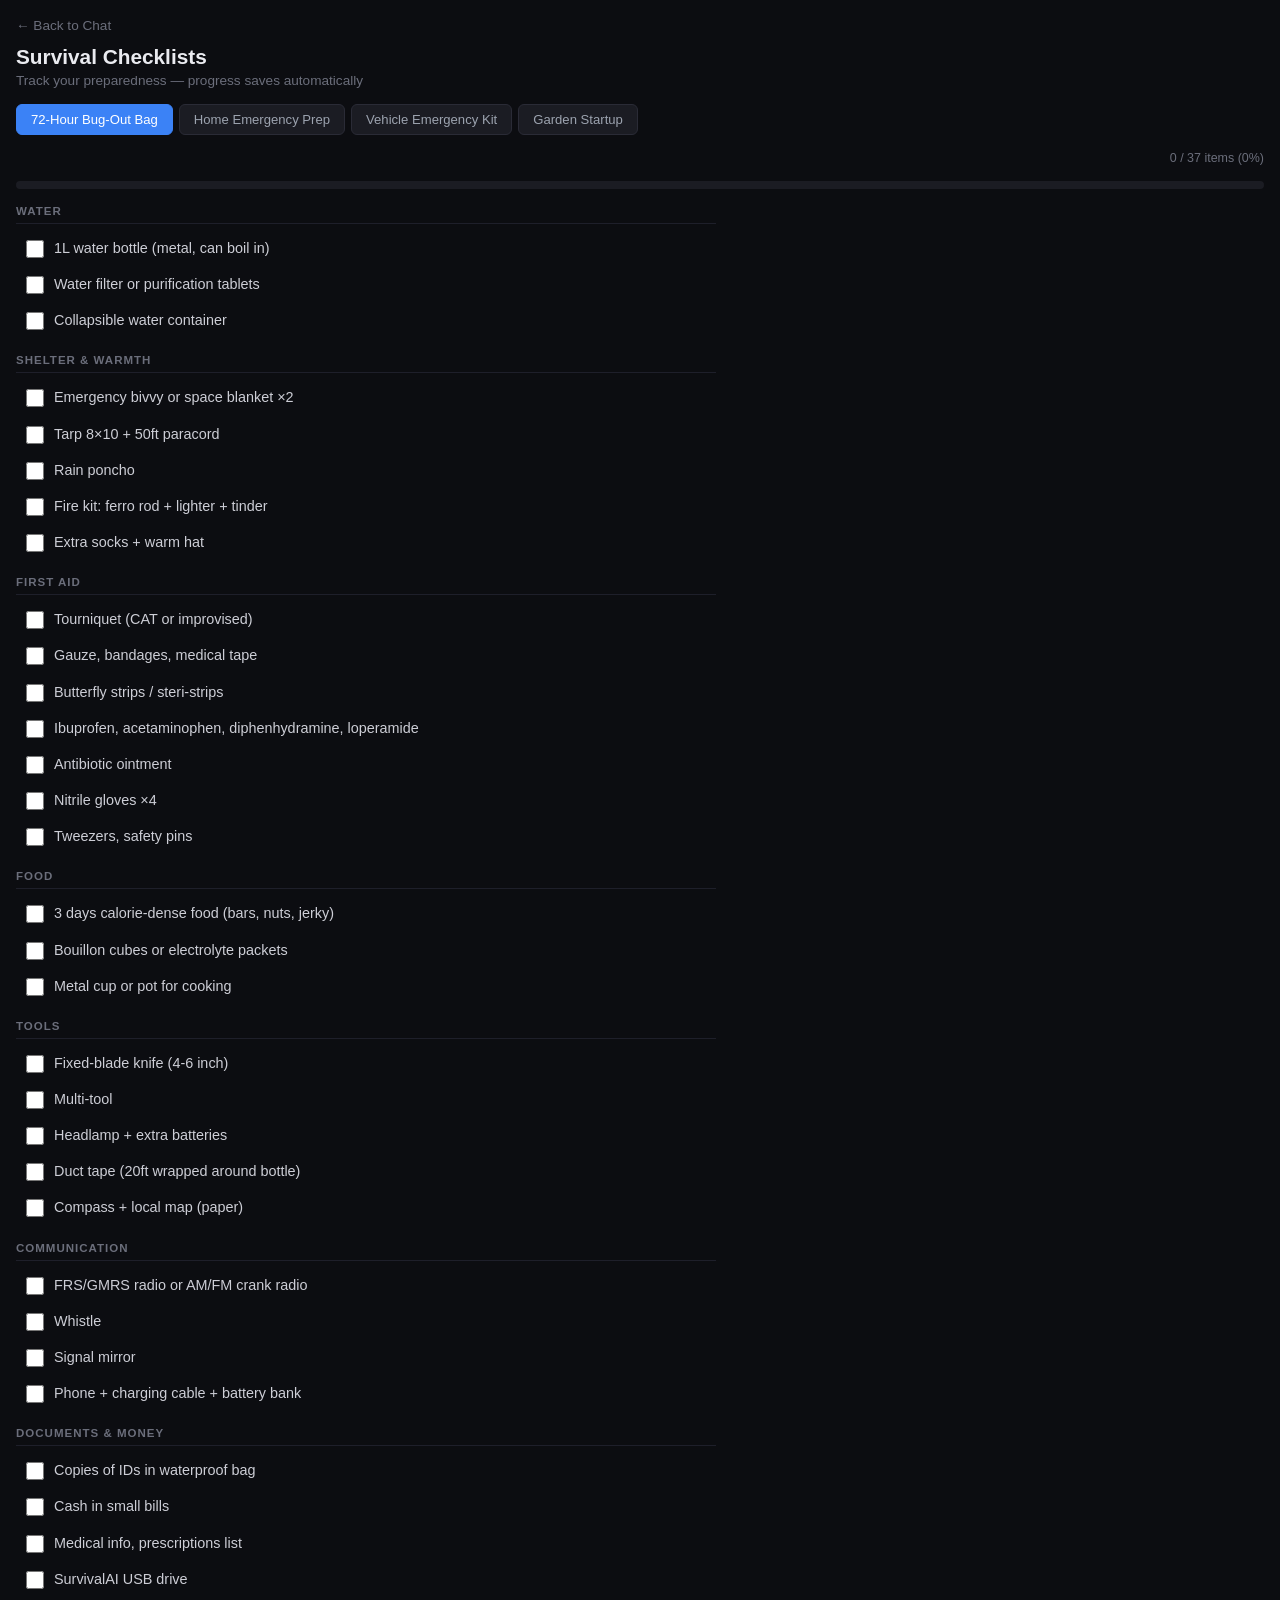
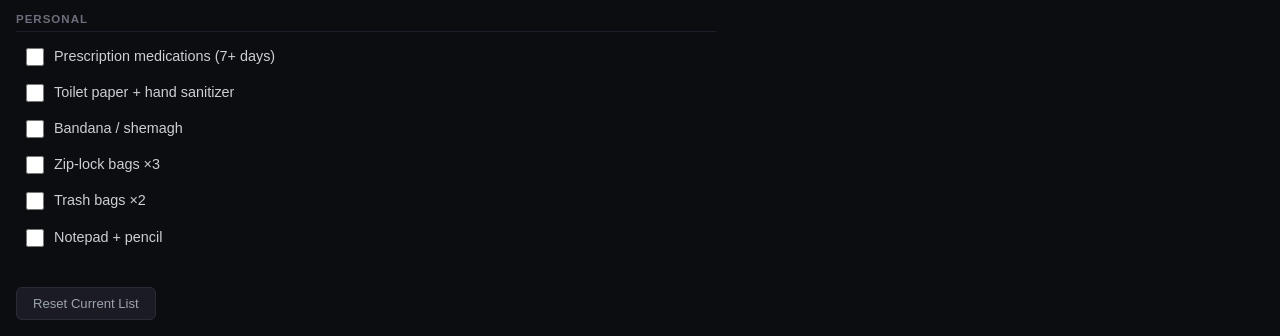
<file: ui/checklists.html>
<!DOCTYPE html>
<html lang="en">
<head>
<meta charset="UTF-8">
<meta name="viewport" content="width=device-width, initial-scale=1.0">
<title>Survival Checklists — SurvivalAI</title>
<style>
*{margin:0;padding:0;box-sizing:border-box}
body{font-family:'Segoe UI',-apple-system,sans-serif;background:#0c0d11;color:#d4d4d8;min-height:100vh;padding:16px}
h1{font-size:1.3em;color:#eaebf0;margin-bottom:4px}
.sub{color:#6b6e7b;font-size:.85em;margin-bottom:16px}
.back{color:#6b6e7b;text-decoration:none;font-size:.85em;display:inline-block;margin-bottom:12px}
.back:hover{color:#d4d4d8}
.tabs{display:flex;gap:6px;flex-wrap:wrap;margin-bottom:16px}
.tab{padding:7px 14px;background:#1b1c23;border:1px solid #2a2b36;border-radius:6px;color:#9ca3af;cursor:pointer;font-size:.82em;transition:all .15s}
.tab:hover{background:#23242d;color:#d4d4d8}
.tab.active{background:#3b82f6;border-color:#3b82f6;color:#fff}
.progress{background:#1b1c23;border-radius:20px;height:8px;margin-bottom:16px;overflow:hidden}
.progress-fill{height:100%;background:#22c55e;border-radius:20px;transition:width .3s}
.progress-text{font-size:.78em;color:#6b6e7b;margin-bottom:16px;text-align:right}
.list{max-width:700px}
.category{margin-bottom:16px}
.cat-header{font-size:.72em;font-weight:600;text-transform:uppercase;letter-spacing:1px;color:#6b6e7b;padding:0 0 6px;border-bottom:1px solid #1e1f2a;margin-bottom:6px}
.item{display:flex;align-items:flex-start;gap:10px;padding:8px 10px;border-radius:6px;cursor:pointer;transition:background .1s}
.item:hover{background:#141519}
.item input[type=checkbox]{width:18px;height:18px;margin-top:2px;accent-color:#3b82f6;cursor:pointer;flex-shrink:0}
.item-text{font-size:.9em;color:#cdced6;line-height:1.4}
.item.checked .item-text{color:#6b6e7b;text-decoration:line-through}
.item-note{font-size:.78em;color:#6b6e7b;margin-top:2px}
.reset-btn{padding:8px 16px;background:#1b1c23;border:1px solid #2a2b36;border-radius:6px;color:#9ca3af;cursor:pointer;font-size:.82em;margin-top:16px}
.reset-btn:hover{background:#23242d;color:#d4d4d8}
</style>
</head>
<body>
<a href="index.html" class="back">← Back to Chat</a>
<h1>Survival Checklists</h1>
<p class="sub">Track your preparedness — progress saves automatically</p>

<div class="tabs" id="tabs"></div>
<div class="progress-text" id="prog-text"></div>
<div class="progress"><div class="progress-fill" id="prog-fill"></div></div>
<div class="list" id="list"></div>
<button class="reset-btn" onclick="resetList()">Reset Current List</button>

<script>
var LISTS = {
  'bug-out-bag': {name:'72-Hour Bug-Out Bag',categories:{
    'Water':[['1L water bottle (metal, can boil in)'],['Water filter or purification tablets'],['Collapsible water container']],
    'Shelter & Warmth':[['Emergency bivvy or space blanket ×2'],['Tarp 8×10 + 50ft paracord'],['Rain poncho'],['Fire kit: ferro rod + lighter + tinder'],['Extra socks + warm hat']],
    'First Aid':[['Tourniquet (CAT or improvised)'],['Gauze, bandages, medical tape'],['Butterfly strips / steri-strips'],['Ibuprofen, acetaminophen, diphenhydramine, loperamide'],['Antibiotic ointment'],['Nitrile gloves ×4'],['Tweezers, safety pins']],
    'Food':[['3 days calorie-dense food (bars, nuts, jerky)'],['Bouillon cubes or electrolyte packets'],['Metal cup or pot for cooking']],
    'Tools':[['Fixed-blade knife (4-6 inch)'],['Multi-tool'],['Headlamp + extra batteries'],['Duct tape (20ft wrapped around bottle)'],['Compass + local map (paper)']],
    'Communication':[['FRS/GMRS radio or AM/FM crank radio'],['Whistle'],['Signal mirror'],['Phone + charging cable + battery bank']],
    'Documents & Money':[['Copies of IDs in waterproof bag'],['Cash in small bills'],['Medical info, prescriptions list'],['SurvivalAI USB drive']],
    'Personal':[['Prescription medications (7+ days)'],['Toilet paper + hand sanitizer'],['Bandana / shemagh'],['Zip-lock bags ×3'],['Trash bags ×2'],['Notepad + pencil']]
  }},
  'home-prep': {name:'Home Emergency Prep',categories:{
    'Water Storage':[['1 gallon/person/day × 14 days stored'],['Water filter (gravity or pump)'],['Bleach (unscented) for purification'],['Water storage containers cleaned and filled']],
    'Food Storage':[['2 weeks non-perishable food per person'],['Manual can opener'],['Propane or camp stove + fuel'],['Cast iron cookware']],
    'Power':[['Flashlights + batteries for 2 weeks'],['Solar charger or hand-crank radio'],['Generator + fuel (if applicable)'],['Battery bank for phones']],
    'First Aid':[['Complete first aid kit'],['30-day supply all prescription meds'],['OTC pain, allergy, anti-diarrheal meds'],['Antibiotics (fish antibiotics if no Rx)'],['First aid manual or SurvivalAI']],
    'Tools':[['Axe or hatchet'],['Saw (bow saw or hand saw)'],['Shovel'],['Pry bar'],['Work gloves'],['Tarps ×2'],['Rope / cordage 100ft+']],
    'Sanitation':[['Bucket toilet + bags + cat litter'],['Trash bags (heavy duty, many)'],['Bleach and disinfectant'],['Hand sanitizer'],['Soap bars (stockpile)']],
    'Security':[['Door reinforcement (bar, deadbolt)'],['Window covers (plywood cut to size)'],['Battery-powered motion lights'],['Defensive tools as appropriate']],
    'Communication':[['NOAA weather radio'],['FRS/GMRS radios ×2+'],['Ham radio (if licensed)'],['Written contact plan for family'],['Rally point designated']]
  }},
  'vehicle-kit': {name:'Vehicle Emergency Kit',categories:{
    'Breakdown':[['Jumper cables or jump pack'],['Tire repair kit + inflator'],['Basic tool set (wrenches, screwdrivers, pliers)'],['Spare fuses'],['Tow strap'],['Road flares or LED flares']],
    'Survival':[['Blanket or sleeping bag'],['Water (2 gallons)'],['Food bars (3 days)'],['First aid kit'],['Flashlight + batteries'],['Rain gear'],['Fire starter']],
    'Navigation':[['Paper maps of local area'],['Compass'],['Phone charger (12V)']],
    'Seasonal':[['Winter: ice scraper, snow shovel, sand/kitty litter, hand warmers'],['Summer: extra water, sunscreen, hat']],
    'Documents':[['Insurance info'],['Registration'],['Emergency contacts written down'],['Cash ($50+ in small bills)']]
  }},
  'garden-startup': {name:'Garden Startup',categories:{
    'Soil':[['Soil tested (pH and nutrients)'],['Compost pile started or sourced'],['Mulch material gathered'],['Garden bed locations chosen (6+ hrs sun)']],
    'Seeds':[['Open-pollinated/heirloom seeds prioritized'],['Tomatoes, peppers, squash (warm season)'],['Lettuce, kale, peas, radish (cool season)'],['Beans (nitrogen fixer + protein)'],['Potatoes, sweet potatoes (calorie crops)'],['Herbs: basil, oregano, mint, dill'],['Seed storage organized (cool, dark, dry)']],
    'Tools':[['Shovel / spade'],['Rake'],['Hoe'],['Watering can or hose'],['Wheelbarrow or garden cart'],['Hand pruners'],['Twine and stakes for trellising']],
    'Infrastructure':[['Fencing for deer/rabbits if needed'],['Rain barrel or irrigation plan'],['Trellis for climbing crops'],['Row cover / frost protection'],['Compost bin built or acquired']],
    'Knowledge':[['Last frost date known for your area'],['Planting calendar made'],['Seed starting schedule set'],['Soil amendment plan (lime, compost, fertilizer)']]
  }}
};

var currentList = 'bug-out-bag';
var checked = {};
try { checked = JSON.parse(localStorage.getItem('sv_checklists') || '{}'); } catch(e) {}

function buildTabs() {
  var html = '';
  for (var key in LISTS) {
    html += '<div class="tab' + (key === currentList ? ' active' : '') + '" onclick="switchList(\'' + key + '\')">' + LISTS[key].name + '</div>';
  }
  document.getElementById('tabs').innerHTML = html;
}

function switchList(key) {
  currentList = key;
  buildTabs();
  renderList();
}

function renderList() {
  var list = LISTS[currentList];
  var html = '';
  var total = 0, done = 0;
  var listChecked = checked[currentList] || {};

  for (var cat in list.categories) {
    html += '<div class="category"><div class="cat-header">' + cat + '</div>';
    list.categories[cat].forEach(function(item, i) {
      var id = cat + '-' + i;
      var isChecked = listChecked[id] || false;
      total++;
      if (isChecked) done++;
      html += '<div class="item' + (isChecked ? ' checked' : '') + '" onclick="toggleItem(\'' + esc(id) + '\')">' +
        '<input type="checkbox"' + (isChecked ? ' checked' : '') + ' onclick="event.stopPropagation();toggleItem(\'' + esc(id) + '\')">' +
        '<div><div class="item-text">' + item[0] + '</div>' + (item[1] ? '<div class="item-note">' + item[1] + '</div>' : '') + '</div></div>';
    });
    html += '</div>';
  }

  document.getElementById('list').innerHTML = html;
  var pct = total > 0 ? Math.round(done / total * 100) : 0;
  document.getElementById('prog-fill').style.width = pct + '%';
  document.getElementById('prog-text').textContent = done + ' / ' + total + ' items (' + pct + '%)';
}

function toggleItem(id) {
  if (!checked[currentList]) checked[currentList] = {};
  checked[currentList][id] = !checked[currentList][id];
  save();
  renderList();
}

function resetList() {
  if (confirm('Reset all checkboxes in this list?')) {
    checked[currentList] = {};
    save();
    renderList();
  }
}

function save() { try { localStorage.setItem('sv_checklists', JSON.stringify(checked)); } catch(e) {} }
function esc(s) { return s.replace(/'/g, "\\'"); }

buildTabs();
renderList();
</script>
</body>
</html>
</file>
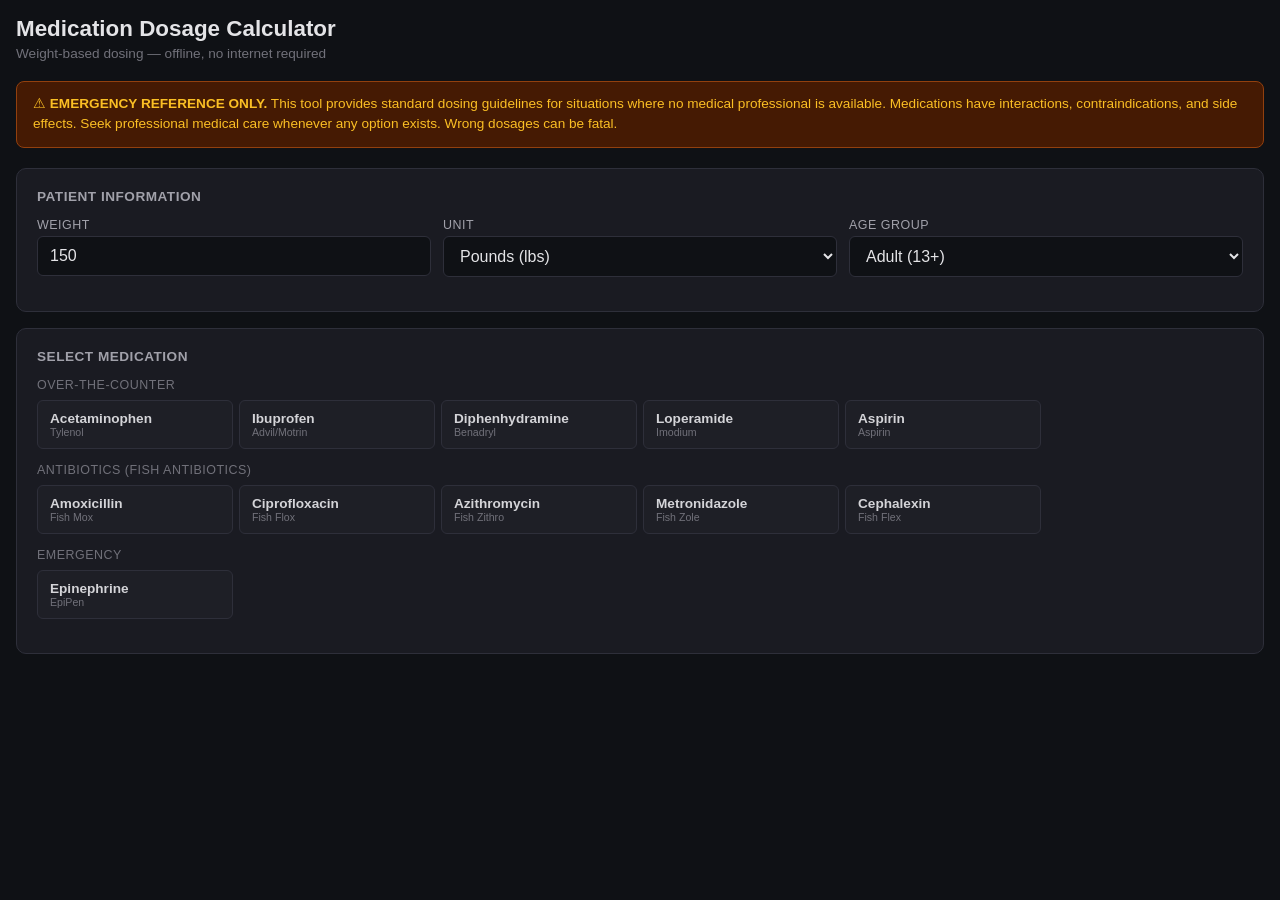
<file: ui/dosage-calculator.html>
<!DOCTYPE html>
<html lang="en">
<head>
<meta charset="UTF-8">
<meta name="viewport" content="width=device-width, initial-scale=1.0">
<title>Medication Dosage Calculator — SurvivalAI</title>
<style>
*{margin:0;padding:0;box-sizing:border-box}
body{font-family:-apple-system,BlinkMacSystemFont,'Segoe UI',Roboto,sans-serif;background:#0f1115;color:#d4d4d8;min-height:100vh;padding:16px}
h1{font-size:1.4em;color:#e4e4e7;margin-bottom:4px}
.subtitle{color:#71717a;font-size:.85em;margin-bottom:20px}
.warning-banner{background:#451a03;border:1px solid #92400e;border-radius:8px;padding:12px 16px;margin-bottom:20px;color:#fbbf24;font-size:.85em;line-height:1.5}
.panel{background:#1a1b22;border:1px solid #2e2f3a;border-radius:10px;padding:20px;margin-bottom:16px}
.panel h2{font-size:.85em;color:#a1a1aa;text-transform:uppercase;letter-spacing:.5px;margin-bottom:14px}
.row{display:flex;gap:12px;margin-bottom:14px;flex-wrap:wrap}
.field{flex:1;min-width:140px}
.field label{display:block;color:#a1a1aa;font-size:.78em;margin-bottom:4px;text-transform:uppercase;letter-spacing:.5px}
.field input,.field select{width:100%;padding:10px 12px;background:#0f1115;border:1px solid #2e2f3a;border-radius:6px;color:#e4e4e7;font-size:1em;outline:none}
.field input:focus,.field select:focus{border-color:#2563eb}
.result-card{background:#0f1115;border:1px solid #2e2f3a;border-radius:8px;padding:16px;margin-top:14px}
.dose-line{font-size:1.1em;color:#34d399;margin-bottom:6px}
.dose-detail{color:#a1a1aa;font-size:.85em;line-height:1.6}
.dose-warn{color:#f87171;font-size:.85em;margin-top:8px;line-height:1.5}
.med-list{display:grid;grid-template-columns:repeat(auto-fill,minmax(180px,1fr));gap:6px;margin-bottom:14px}
.med-btn{padding:10px 12px;background:#1e1f26;border:1px solid #2e2f3a;border-radius:6px;color:#d4d4d8;cursor:pointer;font-size:.85em;text-align:left;transition:all .15s}
.med-btn:hover{background:#27282f;border-color:#3e3f4a}
.med-btn.active{background:#1e3a5f;border-color:#2563eb;color:#60a5fa}
.med-name{font-weight:600}
.med-type{color:#71717a;font-size:.78em}
.section-label{color:#71717a;font-size:.78em;text-transform:uppercase;letter-spacing:.5px;margin:14px 0 8px}
</style>
</head>
<body>
<h1>Medication Dosage Calculator</h1>
<p class="subtitle">Weight-based dosing — offline, no internet required</p>

<div class="warning-banner">
⚠ <strong>EMERGENCY REFERENCE ONLY.</strong> This tool provides standard dosing guidelines for situations where no medical professional is available. Medications have interactions, contraindications, and side effects. Seek professional medical care whenever any option exists. Wrong dosages can be fatal.
</div>

<div class="panel">
  <h2>Patient Information</h2>
  <div class="row">
    <div class="field">
      <label>Weight</label>
      <input type="number" id="weight" value="150" oninput="calculate()">
    </div>
    <div class="field">
      <label>Unit</label>
      <select id="weight-unit" onchange="calculate()">
        <option value="lbs">Pounds (lbs)</option>
        <option value="kg">Kilograms (kg)</option>
      </select>
    </div>
    <div class="field">
      <label>Age Group</label>
      <select id="age" onchange="calculate()">
        <option value="adult">Adult (13+)</option>
        <option value="child">Child (2-12)</option>
        <option value="infant">Infant (6-23 mo)</option>
      </select>
    </div>
  </div>
</div>

<div class="panel">
  <h2>Select Medication</h2>
  <div class="section-label">Over-the-Counter</div>
  <div class="med-list" id="otc-list"></div>
  <div class="section-label">Antibiotics (Fish Antibiotics)</div>
  <div class="med-list" id="abx-list"></div>
  <div class="section-label">Emergency</div>
  <div class="med-list" id="emerg-list"></div>
</div>

<div class="panel" id="result-panel" style="display:none">
  <h2 id="result-title">Dosage</h2>
  <div class="result-card" id="result-card"></div>
</div>

<script>
const MEDS = [
  // OTC
  {id:'acetaminophen',name:'Acetaminophen',brand:'Tylenol',cat:'otc',
    adult:{dose:'500-1000 mg',freq:'Every 4-6 hours',max:'3000 mg/day (4000 absolute max)',perKg:null},
    child:{dosePerKg:15,freq:'Every 4-6 hours',maxPerKg:75,unit:'mg'},
    infant:{dosePerKg:15,freq:'Every 4-6 hours',maxPerKg:60,unit:'mg'},
    warn:'Liver damage above 4000 mg/day or with alcohol. Do NOT combine with other acetaminophen products. Liver failure from overdose is one of the most common causes of acute liver failure.',
    notes:'Available as 325 mg and 500 mg tablets.'},
  {id:'ibuprofen',name:'Ibuprofen',brand:'Advil/Motrin',cat:'otc',
    adult:{dose:'200-400 mg',freq:'Every 4-6 hours',max:'1200 mg/day (OTC)',perKg:null},
    child:{dosePerKg:10,freq:'Every 6-8 hours',maxPerKg:40,unit:'mg'},
    infant:{dosePerKg:10,freq:'Every 6-8 hours',maxPerKg:40,unit:'mg'},
    warn:'Take with food. Stomach bleeding and kidney damage with prolonged use. Avoid in dehydration, late pregnancy, or kidney disease.',
    notes:'Available as 200 mg tablets. Children\'s liquid: 100mg/5ml.'},
  {id:'diphenhydramine',name:'Diphenhydramine',brand:'Benadryl',cat:'otc',
    adult:{dose:'25-50 mg',freq:'Every 4-6 hours',max:'300 mg/day',perKg:null},
    child:{dosePerKg:1.25,freq:'Every 4-6 hours',maxPerKg:5,unit:'mg'},
    infant:{dosePerKg:1,freq:'Every 6 hours',maxPerKg:4,unit:'mg'},
    warn:'Causes drowsiness. Do not combine with alcohol or other sedatives. NOT a substitute for epinephrine in anaphylaxis.',
    notes:'Available as 25 mg tablets/capsules. Children\'s liquid: 12.5mg/5ml.'},
  {id:'loperamide',name:'Loperamide',brand:'Imodium',cat:'otc',
    adult:{dose:'4 mg initially, then 2 mg after each loose stool',freq:'As needed',max:'16 mg/day',perKg:null},
    child:{dosePerKg:null,freq:'',max:'',note:'6-8 yrs: 2mg then 1mg, max 4mg/day. 9-11 yrs: 2mg then 1mg, max 6mg/day'},
    infant:{dosePerKg:null,freq:'',max:'',note:'NOT recommended for infants'},
    warn:'Do NOT use for bloody diarrhea or diarrhea with high fever — these suggest dysentery. Stopping diarrhea traps the pathogen.',
    notes:'Available as 2 mg caplets.'},
  {id:'aspirin',name:'Aspirin',brand:'Aspirin',cat:'otc',
    adult:{dose:'325-650 mg',freq:'Every 4-6 hours',max:'4000 mg/day. Heart attack: chew 325 mg immediately.',perKg:null},
    child:{dosePerKg:null,freq:'',max:'',note:'DO NOT GIVE TO ANYONE UNDER 18 — risk of Reye\'s syndrome'},
    infant:{dosePerKg:null,freq:'',max:'',note:'DO NOT GIVE TO CHILDREN'},
    warn:'NEVER give to anyone under 18. Blood thinner — avoid before surgery or with active bleeding.',
    notes:'Available as 325 mg tablets.'},
  // Antibiotics
  {id:'amoxicillin',name:'Amoxicillin',brand:'Fish Mox',cat:'abx',
    adult:{dose:'500 mg',freq:'Every 8 hours',max:'7-10 days course',perKg:null},
    child:{dosePerKg:8.3,freq:'Every 8 hours (25mg/kg/day ÷ 3)',maxPerKg:25,unit:'mg',duration:'7-10 days'},
    infant:{dosePerKg:8.3,freq:'Every 8 hours',maxPerKg:25,unit:'mg',duration:'7-10 days'},
    warn:'Do NOT use if allergic to penicillin. Use azithromycin instead.',
    notes:'For: ear infections, sinus, dental, UTI, wound infections, pneumonia, strep throat.'},
  {id:'ciprofloxacin',name:'Ciprofloxacin',brand:'Fish Flox',cat:'abx',
    adult:{dose:'500 mg',freq:'Every 12 hours',max:'7-14 days course',perKg:null},
    child:{dosePerKg:null,freq:'',max:'',note:'NOT for children under 18 — can damage growing cartilage'},
    infant:{dosePerKg:null,freq:'',max:'',note:'NOT for children or infants'},
    warn:'NOT for anyone under 18. Can cause tendon rupture — stop if tendon pain. Avoid with dairy products and antacids (take 2hrs before or 6hrs after).',
    notes:'For: UTI, bacterial diarrhea, bone/joint infections, severe wound infections.'},
  {id:'azithromycin',name:'Azithromycin',brand:'Fish Zithro',cat:'abx',
    adult:{dose:'500 mg day 1, then 250 mg days 2-5',freq:'Once daily for 5 days',max:'',perKg:null},
    child:{dosePerKg:10,freq:'Day 1: 10mg/kg, Days 2-5: 5mg/kg, once daily',maxPerKg:10,unit:'mg',duration:'5 days'},
    infant:{dosePerKg:10,freq:'Day 1: 10mg/kg, Days 2-5: 5mg/kg',maxPerKg:10,unit:'mg',duration:'5 days'},
    warn:'Good penicillin alternative for allergic patients.',
    notes:'For: respiratory infections, sinus, ear, skin infections, some STIs.'},
  {id:'metronidazole',name:'Metronidazole',brand:'Fish Zole',cat:'abx',
    adult:{dose:'500 mg',freq:'Every 8 hours',max:'7-10 days course',perKg:null},
    child:{dosePerKg:10,freq:'Every 8 hours (30mg/kg/day ÷ 3)',maxPerKg:30,unit:'mg',duration:'7-10 days'},
    infant:{dosePerKg:7.5,freq:'Every 8 hours',maxPerKg:22.5,unit:'mg',duration:'7-10 days'},
    warn:'NO ALCOHOL during treatment or for 48 hours after — causes violent nausea and vomiting.',
    notes:'For: anaerobic infections, dental abscesses, giardia, amoebic dysentery, C. difficile.'},
  {id:'cephalexin',name:'Cephalexin',brand:'Fish Flex',cat:'abx',
    adult:{dose:'500 mg',freq:'Every 6 hours',max:'7-10 days course',perKg:null},
    child:{dosePerKg:12.5,freq:'Every 6 hours (25-50mg/kg/day ÷ 4)',maxPerKg:50,unit:'mg',duration:'7-10 days'},
    infant:{dosePerKg:12.5,freq:'Every 6 hours',maxPerKg:50,unit:'mg',duration:'7-10 days'},
    warn:'~10% cross-reactivity with penicillin allergy. If penicillin allergy was severe (anaphylaxis), do NOT use.',
    notes:'For: skin/soft tissue infections, wound infections, UTI, bone infections.'},
  // Emergency
  {id:'epinephrine',name:'Epinephrine',brand:'EpiPen',cat:'emerg',
    adult:{dose:'0.3 mg (EpiPen)',freq:'Repeat every 5-15 min if symptoms persist',max:'',perKg:null},
    child:{dosePerKg:0.01,freq:'Repeat every 5-15 min if symptoms persist',maxPerKg:0.01,unit:'mg',note:'Child >30kg: 0.3mg. Child 15-30kg: 0.15mg'},
    infant:{dosePerKg:0.01,freq:'Repeat every 5-15 min',maxPerKg:0.01,unit:'mg',note:'Use 1:1000 concentration IM in outer thigh'},
    warn:'For ANAPHYLAXIS ONLY. Inject into outer thigh muscle (through clothing if needed). Hold 10 seconds. Seek emergency care immediately.',
    notes:'EpiPen: 0.3mg adult, 0.15mg child (Jr). Manual: 0.01mg/kg of 1:1,000 solution IM.'},
];

let selectedMed = null;

function buildMedLists(){
  ['otc','abx','emerg'].forEach(cat=>{
    const list=document.getElementById(cat+'-list');
    MEDS.filter(m=>m.cat===cat).forEach(m=>{
      const btn=document.createElement('div');
      btn.className='med-btn';
      btn.id='btn-'+m.id;
      btn.innerHTML=`<div class="med-name">${m.name}</div><div class="med-type">${m.brand}</div>`;
      btn.onclick=()=>selectMed(m.id);
      list.appendChild(btn);
    });
  });
}

function selectMed(id){
  document.querySelectorAll('.med-btn').forEach(b=>b.classList.remove('active'));
  document.getElementById('btn-'+id).classList.add('active');
  selectedMed=id;
  calculate();
}

function calculate(){
  if(!selectedMed)return;
  const med=MEDS.find(m=>m.id===selectedMed);
  const weightVal=parseFloat(document.getElementById('weight').value)||0;
  const weightUnit=document.getElementById('weight-unit').value;
  const ageGroup=document.getElementById('age').value;
  const kg=weightUnit==='lbs'?weightVal*0.4536:weightVal;
  const lbs=weightUnit==='kg'?weightVal*2.205:weightVal;

  const panel=document.getElementById('result-panel');
  panel.style.display='block';
  document.getElementById('result-title').textContent=med.name+' ('+med.brand+') — Dosage';

  const info=med[ageGroup];
  let html='';

  if(ageGroup==='adult'){
    html+=`<div class="dose-line">${info.dose}</div>`;
    html+=`<div class="dose-detail">Frequency: ${info.freq}<br>Maximum: ${info.max}</div>`;
  }else{
    if(info.note && !info.dosePerKg){
      html+=`<div class="dose-line" style="color:#f59e0b">${info.note}</div>`;
    }else if(info.dosePerKg){
      const singleDose=Math.round(info.dosePerKg*kg*10)/10;
      const maxDaily=info.maxPerKg?Math.round(info.maxPerKg*kg*10)/10:'—';
      html+=`<div class="dose-line">Single dose: ${singleDose} ${info.unit}</div>`;
      html+=`<div class="dose-detail">`;
      html+=`Patient weight: ${kg.toFixed(1)} kg (${lbs.toFixed(0)} lbs)<br>`;
      html+=`Calculation: ${info.dosePerKg} ${info.unit}/kg × ${kg.toFixed(1)} kg = ${singleDose} ${info.unit}<br>`;
      html+=`Frequency: ${info.freq}<br>`;
      if(maxDaily!=='—')html+=`Maximum daily: ${maxDaily} ${info.unit}/day<br>`;
      if(info.duration)html+=`Duration: ${info.duration}<br>`;
      if(info.note)html+=`<br><strong>${info.note}</strong>`;
      html+=`</div>`;
    }
  }

  if(med.notes){
    html+=`<div class="dose-detail" style="margin-top:10px;border-top:1px solid #2e2f3a;padding-top:10px">${med.notes}</div>`;
  }
  if(med.warn){
    html+=`<div class="dose-warn">⚠ ${med.warn}</div>`;
  }

  document.getElementById('result-card').innerHTML=html;
}

buildMedLists();
</script>
</body>
</html>
</file>
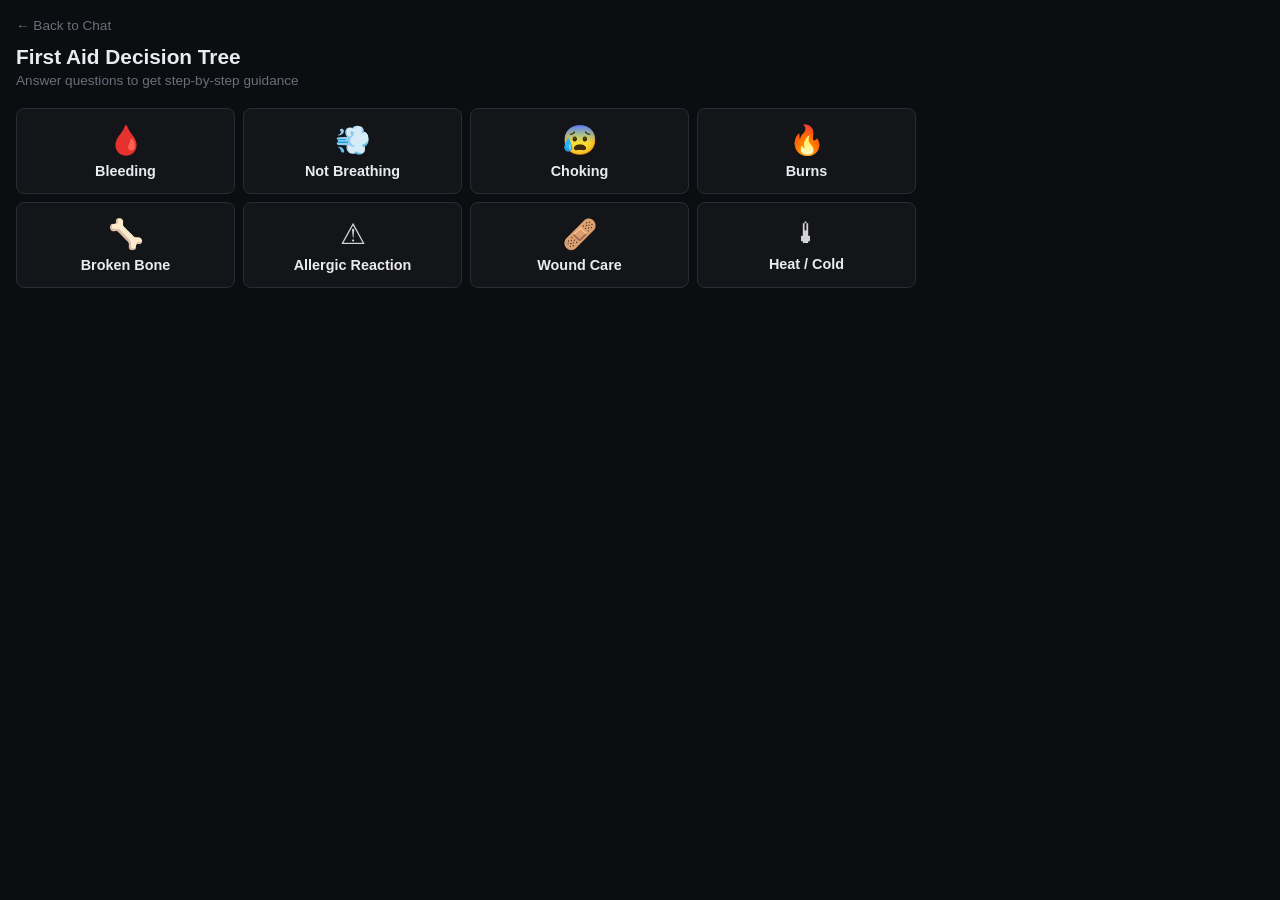
<file: ui/first-aid-tree.html>
<!DOCTYPE html>
<html lang="en">
<head>
<meta charset="UTF-8">
<meta name="viewport" content="width=device-width, initial-scale=1.0">
<title>First Aid Decision Tree — SurvivalAI</title>
<style>
*{margin:0;padding:0;box-sizing:border-box}
body{font-family:'Segoe UI',-apple-system,sans-serif;background:#0c0d11;color:#d4d4d8;min-height:100vh;padding:16px}
h1{font-size:1.3em;color:#eaebf0;margin-bottom:4px}
.sub{color:#6b6e7b;font-size:.85em;margin-bottom:20px}
.back{color:#6b6e7b;text-decoration:none;font-size:.85em;display:inline-block;margin-bottom:12px}
.back:hover{color:#d4d4d8}
.scenarios{display:grid;grid-template-columns:repeat(auto-fill,minmax(200px,1fr));gap:8px;margin-bottom:20px;max-width:900px}
.scenario{padding:14px;background:#141519;border:1px solid #2a2b36;border-radius:8px;cursor:pointer;transition:all .15s;text-align:center}
.scenario:hover{border-color:#3b82f6;transform:translateY(-1px)}
.scenario .icon{font-size:1.8em;margin-bottom:6px}
.scenario .label{color:#eaebf0;font-weight:600;font-size:.9em}
#tree{max-width:700px}
.node{background:#141519;border:1px solid #2a2b36;border-radius:10px;padding:18px 20px;margin-bottom:12px}
.node-q{font-size:1em;color:#eaebf0;font-weight:600;margin-bottom:14px;line-height:1.4}
.node-action{background:rgba(34,197,94,.08);border:1px solid rgba(34,197,94,.2);border-radius:6px;padding:12px 16px;color:#86efac;font-size:.88em;line-height:1.7;margin-bottom:12px}
.node-warn{background:rgba(239,68,68,.1);border:1px solid rgba(239,68,68,.3);border-radius:6px;padding:10px 14px;color:#fca5a5;font-size:.85em;margin-bottom:12px;line-height:1.5}
.options{display:flex;gap:8px;flex-wrap:wrap}
.opt{padding:10px 18px;background:#1b1c23;border:1px solid #2a2b36;border-radius:6px;color:#d4d4d8;cursor:pointer;font-size:.88em;transition:all .15s;flex:1;min-width:120px;text-align:center}
.opt:hover{background:#23242d;border-color:#3b82f6;color:#eaebf0}
.opt.yes{border-color:rgba(34,197,94,.3)}
.opt.yes:hover{border-color:#22c55e;background:rgba(34,197,94,.1)}
.opt.no{border-color:rgba(239,68,68,.3)}
.opt.no:hover{border-color:#ef4444;background:rgba(239,68,68,.1)}
.restart{padding:8px 16px;background:#1b1c23;border:1px solid #2a2b36;border-radius:6px;color:#9ca3af;cursor:pointer;font-size:.82em;margin-top:8px}
.restart:hover{background:#23242d;color:#d4d4d8}
.step-label{color:#6b6e7b;font-size:.75em;margin-bottom:8px;text-transform:uppercase;letter-spacing:1px}
</style>
</head>
<body>
<a href="index.html" class="back">&larr; Back to Chat</a>
<h1>First Aid Decision Tree</h1>
<p class="sub">Answer questions to get step-by-step guidance</p>

<div id="menu" class="scenarios">
  <div class="scenario" onclick="start('bleeding')"><div class="icon">&#x1FA78;</div><div class="label">Bleeding</div></div>
  <div class="scenario" onclick="start('nobreath')"><div class="icon">&#x1F4A8;</div><div class="label">Not Breathing</div></div>
  <div class="scenario" onclick="start('choking')"><div class="icon">&#x1F630;</div><div class="label">Choking</div></div>
  <div class="scenario" onclick="start('burns')"><div class="icon">&#x1F525;</div><div class="label">Burns</div></div>
  <div class="scenario" onclick="start('bones')"><div class="icon">&#x1F9B4;</div><div class="label">Broken Bone</div></div>
  <div class="scenario" onclick="start('allergy')"><div class="icon">&#x26A0;</div><div class="label">Allergic Reaction</div></div>
  <div class="scenario" onclick="start('wounds')"><div class="icon">&#x1FA79;</div><div class="label">Wound Care</div></div>
  <div class="scenario" onclick="start('temp')"><div class="icon">&#x1F321;</div><div class="label">Heat / Cold</div></div>
</div>

<div id="tree"></div>

<script>
// All nodes use string IDs. Simple and reliable.
var DATA = {
  // ===== BLEEDING =====
  'bleeding': {
    q: 'Is the bleeding severe? (spurting, pooling, or soaking through cloth)',
    yes: 'bleed_severe', no: 'bleed_minor'
  },
  'bleed_severe': {
    q: 'Is the wound on a limb (arm or leg)?',
    yes: 'bleed_limb', no: 'bleed_torso'
  },
  'bleed_limb': {
    action: '<strong>Apply DIRECT PRESSURE</strong> with a clean cloth. Press HARD. Do not lift to check.<br><br>If soaking through, add more material on top. Do NOT remove the first layer.<br><br>Hold pressure for at least 10 minutes continuously.',
    q: 'Has direct pressure stopped the bleeding?',
    yes: 'bleed_controlled', no: 'bleed_tourniquet'
  },
  'bleed_tourniquet': {
    action: '<strong>TOURNIQUET</strong><br><br>1. Apply 2-3 inches ABOVE the wound (not on a joint)<br>2. Use a belt, strip of cloth, or commercial tourniquet<br>3. Tighten until bleeding STOPS completely<br>4. Write the TIME on the tourniquet or patient\'s forehead<br>5. Do NOT remove the tourniquet<br><br>Improvised: any material 1.5 inches+ wide. NOT wire or string.',
    warn: 'A tourniquet hurts. That means it\'s working. Do not loosen because of pain.'
  },
  'bleed_torso': {
    action: '<strong>Torso/neck/groin bleeding cannot be tourniqueted.</strong><br><br>1. PACK the wound: push clean cloth or gauze directly INTO the wound<br>2. Apply maximum direct pressure on top<br>3. Do not release pressure<br>4. This person needs surgical care — evacuate if any option exists',
    warn: 'Internal abdominal or chest bleeding cannot be controlled in the field. Treat for shock (lay flat, elevate legs, keep warm) and evacuate.'
  },
  'bleed_controlled': {
    action: '<strong>Bleeding controlled.</strong><br><br>1. Bandage firmly but not so tight it cuts off circulation<br>2. Check fingers/toes below the bandage — should be warm and pink<br>3. Watch for infection over the next 3-5 days<br>4. If bleeding restarts, re-apply direct pressure'
  },
  'bleed_minor': {
    action: '<strong>Minor bleeding:</strong><br><br>1. Clean the wound with clean water<br>2. Apply antibiotic ointment<br>3. Cover with a bandage<br>4. Watch for infection signs: increasing redness, swelling, warmth, pus, or fever over the next 3-5 days'
  },

  // ===== NOT BREATHING =====
  'nobreath': {
    q: 'Is the person responsive? (Tap shoulders and shout their name)',
    yes: 'breath_responsive', no: 'breath_unresponsive'
  },
  'breath_responsive': {
    action: '<strong>Responsive but difficulty breathing:</strong><br><br>1. Sit them upright — do NOT lay them flat<br>2. Loosen any tight clothing<br>3. If asthma: help them use their inhaler. No inhaler? Strong black coffee provides mild relief.<br>4. If allergic reaction: see the Allergic Reaction tree<br>5. Stay with them and monitor'
  },
  'breath_unresponsive': {
    q: 'Are they breathing? (Watch chest for 10 seconds — look for rise and fall)',
    yes: 'breath_recovery', no: 'breath_cpr'
  },
  'breath_recovery': {
    action: '<strong>Breathing but unconscious:</strong><br><br>1. Place in RECOVERY POSITION — roll onto their side<br>2. Top knee bent forward for stability<br>3. Tilt head back slightly to keep airway open<br>4. Monitor breathing continuously<br>5. Do NOT leave them alone<br>6. Do NOT give food or water'
  },
  'breath_cpr': {
    action: '<strong>NOT BREATHING — Start CPR NOW</strong><br><br>1. Place heel of hand on CENTER of chest (between nipples)<br>2. Push HARD and FAST — 2 inches deep, 100-120 per minute<br>3. After 30 compressions: tilt head back, lift chin, pinch nose<br>4. Give 2 breaths (1 second each) — watch for chest rise<br>5. Continue 30 compressions, 2 breaths — do not stop<br>6. If they vomit: roll to side, clear mouth, resume CPR<br><br><strong>Do NOT stop until:</strong> they start breathing, someone takes over, an AED arrives, or you physically cannot continue.',
    warn: 'Effective CPR often breaks ribs. This is normal. Do NOT stop because you feel or hear cracks. Switch with another person every 2 minutes if possible — CPR is exhausting.'
  },

  // ===== CHOKING =====
  'choking': {
    q: 'Can the person cough forcefully?',
    yes: 'choke_cough', no: 'choke_age'
  },
  'choke_cough': {
    action: '<strong>Encourage them to keep coughing.</strong><br><br>Coughing is the most effective way to clear an airway. Do NOT slap their back or do abdominal thrusts while they can cough. Stay with them and monitor.'
  },
  'choke_age': {
    q: 'Is the person over 1 year old?',
    yes: 'choke_adult', no: 'choke_infant'
  },
  'choke_adult': {
    action: '<strong>Adult/Child Choking:</strong><br><br>1. Stand behind them<br>2. Make a fist — place thumb side against abdomen, just ABOVE the navel<br>3. Grab fist with other hand<br>4. Pull sharply INWARD and UPWARD — 5 thrusts<br>5. Alternate with 5 back blows (heel of hand between shoulder blades)<br>6. Continue until object comes out or person goes unconscious<br><br><strong>If unconscious:</strong> Lower to ground. Start CPR. Before each breath, look in mouth and remove any visible object.',
    warn: 'Do NOT do blind finger sweeps — you may push the object deeper. Only remove objects you can clearly see.'
  },
  'choke_infant': {
    action: '<strong>Infant Choking (under 1 year):</strong><br><br>Do NOT do abdominal thrusts on infants.<br><br>1. Hold infant FACE DOWN on your forearm, head lower than chest<br>2. Give 5 back blows between shoulder blades with heel of hand<br>3. Turn infant FACE UP on your other arm<br>4. Give 5 chest thrusts with 2 fingers on center of chest, just below nipple line<br>5. Alternate: 5 back blows, 5 chest thrusts<br><br><strong>If unconscious:</strong> Start infant CPR — 2 fingers, 1.5 inches deep, cover mouth AND nose for breaths.'
  },

  // ===== BURNS =====
  'burns': {
    q: 'Is this a chemical burn (acid, bleach, lye, battery)?',
    yes: 'burn_chemical', no: 'burn_size'
  },
  'burn_chemical': {
    action: '<strong>CHEMICAL BURN:</strong><br><br>1. Flush with water IMMEDIATELY — seconds matter<br>2. Continue flushing for at least 20 minutes<br>3. Remove contaminated clothing while flushing<br>4. If in eyes: hold eyes open and flush for 20 minutes<br>5. Do NOT try to neutralize the chemical with another chemical<br>6. After flushing, treat as a thermal burn of equivalent severity',
    warn: 'Alkali burns (lye, ammonia, cement dust) are worse than acid burns. They keep penetrating tissue. Flush 30 minutes minimum.'
  },
  'burn_size': {
    q: 'Is the burned area larger than your palm?',
    yes: 'burn_large', no: 'burn_blisters'
  },
  'burn_blisters': {
    q: 'Does the burn have blisters?',
    yes: 'burn_second', no: 'burn_first'
  },
  'burn_first': {
    action: '<strong>First Degree Burn (red, no blisters):</strong><br><br>1. Cool under running water or wet cloth for 10 minutes<br>2. Apply aloe vera or moisturizer<br>3. Ibuprofen or acetaminophen for pain<br>4. No bandage needed unless clothing rubs it<br><br>Heals in 3-7 days.'
  },
  'burn_second': {
    action: '<strong>Second Degree Burn (blisters):</strong><br><br>1. Cool under running water for 10-20 minutes<br>2. Do NOT pop blisters — they protect against infection<br>3. Apply antibiotic ointment<br>4. Cover with a loose non-stick dressing<br>5. Change dressing daily<br>6. Watch for infection: increasing redness, pus, fever<br><br>Heals in 2-3 weeks.',
    warn: 'If a blister pops on its own, clean gently, apply antibiotic ointment, and cover. Do not remove the dead skin — it protects the wound.'
  },
  'burn_large': {
    q: 'Is the skin white, brown, black, or leathery? Is the area painless despite the burn?',
    yes: 'burn_third', no: 'burn_second'
  },
  'burn_third': {
    action: '<strong>Third Degree Burn (white/black/leathery, painless):</strong><br><br>1. Do NOT apply ice or cold water<br>2. Do NOT remove clothing stuck to the burn<br>3. Cover loosely with a clean dry dressing<br>4. Elevate the burned area if possible<br>5. Give fluids — burn victims dehydrate rapidly<br>6. Pain medication (acetaminophen — avoid ibuprofen with large burns)<br><br>This requires professional medical care. Evacuate if any option exists.',
    warn: 'Estimate burn area: one palm = 1% of body surface. Burns over 15-20% of the body are life-threatening from fluid loss alone.'
  },

  // ===== BROKEN BONE =====
  'bones': {
    q: 'Is bone visible through the skin?',
    yes: 'bone_open', no: 'bone_move'
  },
  'bone_open': {
    action: '<strong>OPEN FRACTURE — bone visible:</strong><br><br>This is a surgical emergency.<br><br>1. Control bleeding with pressure AROUND the wound — not on exposed bone<br>2. Cover the wound with a moist sterile dressing<br>3. Splint the limb without pushing bone back in<br>4. Start antibiotics: amoxicillin 500mg every 8 hours<br>5. Evacuate to surgical care',
    warn: 'Do NOT push the bone back under the skin. Do NOT try to realign the fracture. Splint it in the position you found it.'
  },
  'bone_move': {
    q: 'Can the person move the injured area at all?',
    yes: 'bone_minor', no: 'bone_major'
  },
  'bone_minor': {
    action: '<strong>Possible sprain or minor fracture:</strong><br><br>1. Splint the injury — immobilize the joints above AND below<br>2. Apply cold if available (20 min on, 20 min off)<br>3. Elevate above heart level<br>4. Ibuprofen for pain and swelling<br>5. Rest 24-48 hours and reassess<br><br>If swelling worsens dramatically or the person cannot bear weight after 48 hours, treat as a significant fracture.'
  },
  'bone_major': {
    action: '<strong>Likely significant fracture:</strong><br><br>1. Splint in the POSITION FOUND — do NOT try to straighten<br>2. Pad the splint for comfort<br>3. Immobilize the joints above AND below the break<br>4. Check circulation below the splint: fingers/toes should be warm, pink, with feeling<br>5. If no pulse below the splint, loosen slightly<br>6. Ibuprofen + acetaminophen together for pain<br><br><strong>Splint materials:</strong> sticks, boards, rolled magazine, SAM splint, pillow tied around the limb.',
    warn: 'Check circulation (pulse, color, sensation) below the splint every 30 minutes. Blue, cold, or numb fingers/toes = splint too tight.'
  },

  // ===== ALLERGIC REACTION =====
  'allergy': {
    q: 'Is the person having trouble breathing, or is their throat/tongue swelling?',
    yes: 'allergy_severe', no: 'allergy_hives'
  },
  'allergy_severe': {
    action: '<strong>ANAPHYLAXIS — Life threatening</strong><br><br>1. EPINEPHRINE immediately: EpiPen 0.3mg in outer thigh — through clothing is OK. Hold 10 seconds.<br>2. If no EpiPen: there is no substitute. Diphenhydramine alone is NOT adequate.<br>3. Lay the person down, elevate legs — UNLESS breathing is difficult, then sit them up<br>4. Give diphenhydramine (Benadryl) 50mg after epinephrine<br>5. If no improvement in 5-15 minutes, give a SECOND dose of epinephrine<br>6. Prepare for CPR — anaphylaxis can cause cardiac arrest',
    warn: 'Anaphylaxis kills in minutes. Give epinephrine FIRST, ask questions later. Symptoms can return 4-12 hours later (biphasic reaction). Monitor for 24 hours.'
  },
  'allergy_hives': {
    q: 'Are there widespread hives, swelling, or rash?',
    yes: 'allergy_moderate', no: 'allergy_mild'
  },
  'allergy_moderate': {
    action: '<strong>Moderate allergic reaction:</strong><br><br>1. Diphenhydramine (Benadryl) 25-50mg immediately<br>2. Remove the allergen if you can identify it<br>3. Watch closely for 4-6 hours — reactions can worsen<br>4. If breathing difficulty develops at ANY point, treat as anaphylaxis',
    warn: 'A moderate reaction can escalate to anaphylaxis without warning. Stay with the person and monitor closely.'
  },
  'allergy_mild': {
    action: '<strong>Mild allergic reaction (localized redness, itching):</strong><br><br>1. Diphenhydramine 25mg<br>2. Cold compress on the affected area<br>3. Remove allergen if known<br>4. Monitor for 2-4 hours for any worsening'
  },

  // ===== WOUND CARE =====
  'wounds': {
    q: 'Is the wound still actively bleeding?',
    yes: 'wound_bleeding', no: 'wound_dirty'
  },
  'wound_bleeding': {
    action: 'Stop the bleeding first using direct pressure. See the <strong>Bleeding</strong> scenario for detailed steps.<br><br>Once bleeding is controlled, come back here for wound care.'
  },
  'wound_dirty': {
    q: 'Is the wound contaminated? (dirt, debris, rusty metal, animal bite)',
    yes: 'wound_contaminated', no: 'wound_clean'
  },
  'wound_contaminated': {
    action: '<strong>Contaminated wound — clean aggressively:</strong><br><br>1. Flush with clean water under pressure (squeeze bottle or syringe)<br>2. Remove all visible debris with clean tweezers<br>3. Scrub gently AROUND (not in) the wound with soap<br>4. Flush again thoroughly<br>5. Apply antibiotic ointment<br>6. LEAVE OPEN — do not close contaminated or bite wounds<br><br><strong>For animal bites:</strong> start oral antibiotics — amoxicillin 875mg every 12 hours for 7-10 days.'
  },
  'wound_clean': {
    action: '<strong>Clean wound:</strong><br><br>1. Rinse with clean water<br>2. Apply antibiotic ointment<br>3. If edges come together cleanly and the wound is less than 6 hours old: close with butterfly strips or steri-strips<br>4. Cover with a clean dressing<br>5. Change dressing daily<br>6. Watch for infection: redness, swelling, warmth, pus, red streaks, fever',
    warn: 'Red streaks spreading from a wound toward the heart = blood infection. Start antibiotics immediately: amoxicillin 500mg every 8 hours. This is life-threatening.'
  },

  // ===== HEAT / COLD =====
  'temp': {
    q: 'Is the person too HOT or too COLD?',
    opts: [
      {label: 'Too hot (heat illness)', go: 'temp_hot'},
      {label: 'Too cold (hypothermia)', go: 'temp_cold'}
    ]
  },
  'temp_hot': {
    q: 'Is the person confused, has stopped sweating, or has hot dry skin?',
    yes: 'temp_heatstroke', no: 'temp_exhaust'
  },
  'temp_exhaust': {
    action: '<strong>Heat Exhaustion:</strong><br><br>1. Move to shade immediately<br>2. Lay down, elevate legs<br>3. Remove excess clothing<br>4. Cool with wet cloths on skin, fan<br>5. Sip cool water with salt (1/4 tsp per quart)<br>6. Rest for 24 hours minimum<br><br>If confusion develops or condition worsens, treat as heat stroke.'
  },
  'temp_heatstroke': {
    action: '<strong>HEAT STROKE — Life threatening</strong><br><br>The body\'s cooling system has FAILED. Brain damage is occurring NOW.<br><br>1. COOL AGGRESSIVELY — this is the only priority<br>2. Immerse in cool water if possible<br>3. If no immersion: pour water over entire body and fan vigorously<br>4. Pack cold items at neck, armpits, groin<br>5. Do NOT give fluids to an unconscious person<br>6. Prepare for seizures — protect the head<br>7. Continue cooling until body feels normal temperature',
    warn: 'Heat stroke has 50%+ mortality without aggressive cooling. Every minute of delay worsens outcome. Cool them NOW, transport later.'
  },
  'temp_cold': {
    q: 'Is the person still shivering?',
    yes: 'temp_mild_hypo', no: 'temp_severe_hypo'
  },
  'temp_mild_hypo': {
    action: '<strong>Mild Hypothermia (shivering, conscious):</strong><br><br>Shivering is GOOD — it means the body is still fighting.<br><br>1. Get out of wind and wet<br>2. Remove wet clothing — replace with dry<br>3. Insulate from the ground (pad, branches, pack)<br>4. Wrap in blankets or sleeping bag<br>5. Warm sweet drinks — NOT alcohol<br>6. Skin-to-skin contact in a sleeping bag is very effective<br>7. Do NOT rub or massage cold limbs'
  },
  'temp_severe_hypo': {
    action: '<strong>Severe Hypothermia (NOT shivering, confused or unconscious):</strong><br><br>Handle VERY GENTLY — rough movement can cause fatal cardiac arrest.<br><br>1. Do NOT rub or massage<br>2. Remove wet clothing by cutting — minimize movement<br>3. Insulate and rewarm SLOWLY<br>4. Warm water bottles at neck, armpits, groin<br>5. Do NOT give food or fluids if unconscious<br><br><strong>If no pulse:</strong> Check for 60 seconds (heart rate may be extremely slow). If truly no pulse, start CPR. Continue until the person is rewarmed.',
    warn: '"Nobody is dead until they are WARM and dead." People have survived hours of severe hypothermia with no detectable pulse. Do not give up on CPR until the person has been rewarmed.'
  }
};

function start(id) {
  document.getElementById('menu').style.display = 'none';
  show(id);
}

function show(id) {
  var node = DATA[id];
  if (!node) return;

  var el = document.getElementById('tree');
  var h = '<div class="step-label">STEP</div><div class="node">';

  // Show action text if present
  if (node.action) {
    h += '<div class="node-action">' + node.action + '</div>';
  }

  // Show warning if present
  if (node.warn) {
    h += '<div class="node-warn">&#9888; ' + node.warn + '</div>';
  }

  // Show question if present
  if (node.q) {
    h += '<div class="node-q">' + node.q + '</div>';

    if (node.opts) {
      // Multiple choice options
      h += '<div class="options">';
      for (var i = 0; i < node.opts.length; i++) {
        h += '<div class="opt" onclick="show(\'' + node.opts[i].go + '\')">' + node.opts[i].label + '</div>';
      }
      h += '</div>';
    } else if (node.yes !== undefined) {
      // Yes/No
      h += '<div class="options">';
      h += '<div class="opt yes" onclick="show(\'' + node.yes + '\')">Yes</div>';
      h += '<div class="opt no" onclick="show(\'' + node.no + '\')">No</div>';
      h += '</div>';
    }
  }

  h += '</div>';
  h += '<button class="restart" onclick="goBack()">&larr; Start Over</button>';

  el.innerHTML = h;
  window.scrollTo(0, 0);
}

function goBack() {
  document.getElementById('tree').innerHTML = '';
  document.getElementById('menu').style.display = 'grid';
}
</script>
</body>
</html>
</file>
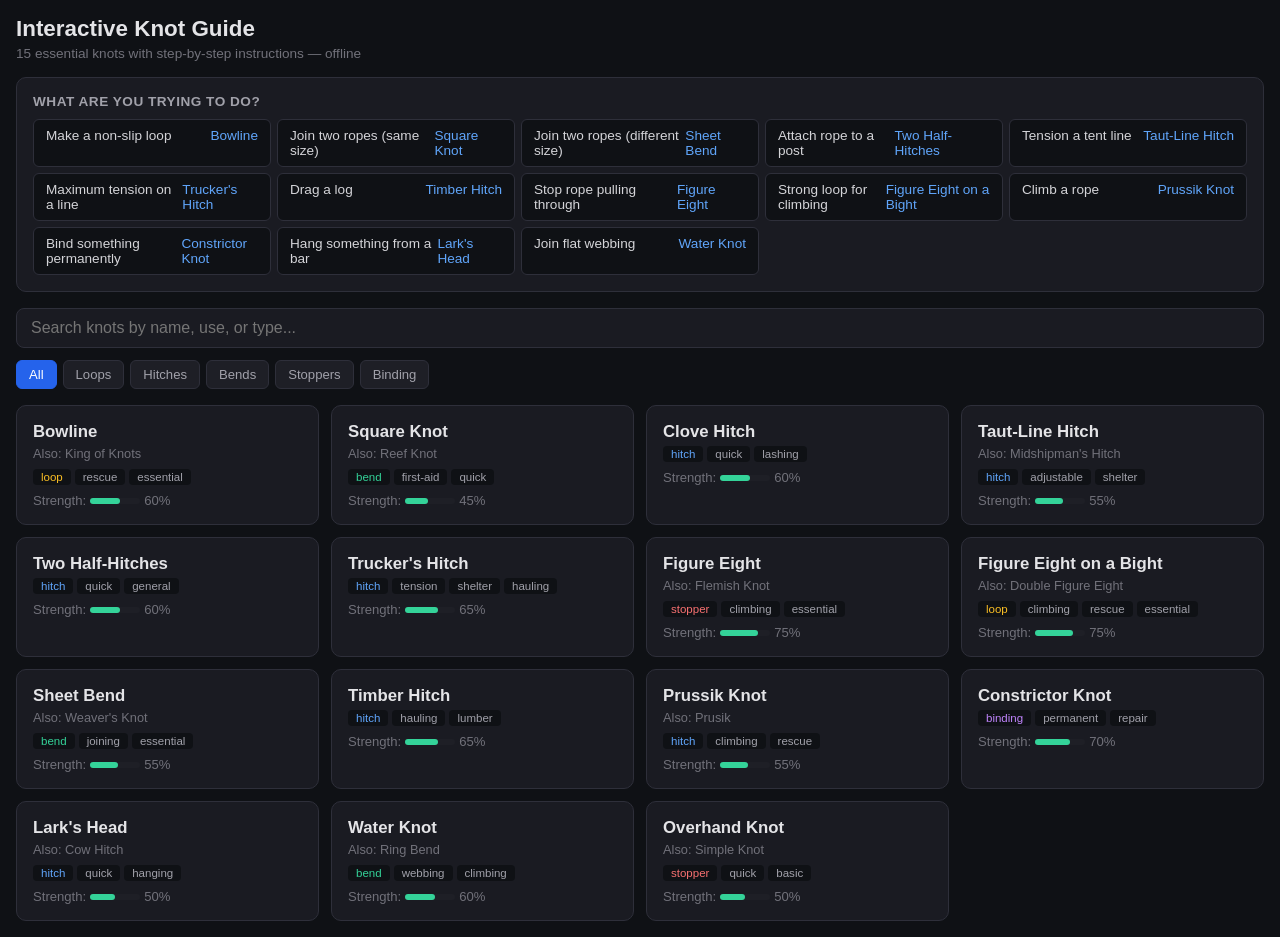
<file: ui/knot-guide.html>
<!DOCTYPE html>
<html lang="en">
<head>
<meta charset="UTF-8">
<meta name="viewport" content="width=device-width, initial-scale=1.0">
<title>Knot Guide — SurvivalAI</title>
<style>
*{margin:0;padding:0;box-sizing:border-box}
body{font-family:-apple-system,BlinkMacSystemFont,'Segoe UI',Roboto,sans-serif;background:#0f1115;color:#d4d4d8;min-height:100vh;padding:16px}
h1{font-size:1.4em;color:#e4e4e7;margin-bottom:4px}
.subtitle{color:#71717a;font-size:.85em;margin-bottom:16px}
.search{width:100%;padding:10px 14px;background:#1a1b22;border:1px solid #2e2f3a;border-radius:8px;color:#e4e4e7;font-size:1em;outline:none;margin-bottom:12px}
.search:focus{border-color:#2563eb}
.filter-row{display:flex;gap:6px;flex-wrap:wrap;margin-bottom:16px}
.filter-btn{padding:6px 12px;background:#1e1f26;border:1px solid #2e2f3a;border-radius:6px;color:#a1a1aa;cursor:pointer;font-size:.82em;transition:all .15s}
.filter-btn:hover{background:#27282f}
.filter-btn.active{background:#2563eb;border-color:#2563eb;color:#fff}
.knot-grid{display:grid;grid-template-columns:repeat(auto-fill,minmax(300px,1fr));gap:12px}
.knot-card{background:#1a1b22;border:1px solid #2e2f3a;border-radius:10px;overflow:hidden;cursor:pointer;transition:all .15s}
.knot-card:hover{border-color:#3e3f4a;transform:translateY(-1px)}
.knot-card.expanded{grid-column:1/-1;max-width:700px}
.knot-header{padding:16px}
.knot-name{font-size:1.05em;color:#e4e4e7;font-weight:600;margin-bottom:4px}
.knot-aka{color:#71717a;font-size:.8em;margin-bottom:8px}
.knot-tags{display:flex;gap:4px;flex-wrap:wrap;margin-bottom:8px}
.knot-tag{padding:2px 8px;background:#0f1115;border-radius:4px;font-size:.72em;color:#a1a1aa}
.knot-tag.use-hitch{color:#60a5fa}.knot-tag.use-bend{color:#34d399}.knot-tag.use-loop{color:#fbbf24}.knot-tag.use-stopper{color:#f87171}.knot-tag.use-binding{color:#c084fc}
.knot-meta{display:flex;gap:16px;font-size:.82em;color:#71717a}
.knot-meta span{display:flex;align-items:center;gap:4px}
.strength-bar{width:50px;height:6px;background:#1e1f26;border-radius:3px;display:inline-block;vertical-align:middle}
.strength-fill{height:100%;border-radius:3px;background:#34d399}
.knot-detail{display:none;padding:0 16px 16px;border-top:1px solid #2e2f3a}
.knot-card.expanded .knot-detail{display:block}
.step-list{counter-reset:steps}
.step{counter-increment:steps;padding:10px 0 10px 32px;position:relative;border-left:2px solid #2e2f3a;margin-left:10px;font-size:.9em;line-height:1.6;color:#d4d4d8}
.step:last-child{border-left-color:transparent}
.step::before{content:counter(steps);position:absolute;left:-13px;top:8px;width:24px;height:24px;background:#1e1f26;border:2px solid #2e2f3a;border-radius:50%;text-align:center;line-height:20px;font-size:.75em;color:#a1a1aa;font-weight:600}
.step.active::before{background:#2563eb;border-color:#2563eb;color:#fff}
.step-controls{display:flex;gap:8px;margin-top:12px;margin-left:10px}
.step-btn{padding:8px 16px;background:#1e1f26;border:1px solid #2e2f3a;border-radius:6px;color:#d4d4d8;cursor:pointer;font-size:.85em;transition:all .15s}
.step-btn:hover{background:#27282f}
.step-btn.primary{background:#2563eb;border-color:#2563eb;color:#fff}
.knot-use{margin-top:12px;padding:12px;background:#0f1115;border-radius:6px}
.knot-use h4{color:#a1a1aa;font-size:.78em;text-transform:uppercase;letter-spacing:.5px;margin-bottom:6px}
.knot-use p{color:#a1a1aa;font-size:.85em;line-height:1.5}
.knot-warn{color:#f87171;font-size:.85em;margin-top:8px;line-height:1.5}
.quick-pick{background:#1a1b22;border:1px solid #2e2f3a;border-radius:10px;padding:16px;margin-bottom:16px}
.quick-pick h2{font-size:.85em;color:#a1a1aa;text-transform:uppercase;letter-spacing:.5px;margin-bottom:10px}
.quick-grid{display:grid;grid-template-columns:repeat(auto-fill,minmax(220px,1fr));gap:6px}
.quick-item{padding:8px 12px;background:#0f1115;border:1px solid #2e2f3a;border-radius:6px;font-size:.85em;cursor:pointer;transition:all .15s;display:flex;justify-content:space-between}
.quick-item:hover{border-color:#2563eb;background:#1e1f26}
.quick-situation{color:#d4d4d8}
.quick-knot{color:#60a5fa;font-weight:500}
</style>
</head>
<body>
<h1>Interactive Knot Guide</h1>
<p class="subtitle">15 essential knots with step-by-step instructions — offline</p>

<div class="quick-pick">
  <h2>What are you trying to do?</h2>
  <div class="quick-grid" id="quick-grid"></div>
</div>

<input class="search" id="search" placeholder="Search knots by name, use, or type..." oninput="filterKnots()">
<div class="filter-row" id="filters"></div>
<div class="knot-grid" id="knot-grid"></div>

<script>
const knots = [
  {name:'Bowline',aka:'King of Knots',type:'loop',strength:60,
    uses:'Fixed loop that won\'t slip. Rescue, rigging, tying to a post, securing a line around anything.',
    warn:'Can work loose if not loaded. Add a stopper knot to the tail for life-safety use.',
    tags:['loop','rescue','essential'],
    steps:['Make a small loop in the standing part, about 12 inches from the end. The tail passes UP through this loop.','Pass the tail up through the loop from underneath.','Bring the tail around behind the standing part (around the "tree").','Thread the tail back down through the same small loop it came up through.','Pull the standing part and the loop together to tighten. The tail should exit inside the loop.']},
  {name:'Square Knot',aka:'Reef Knot',type:'bend',strength:45,
    uses:'Joining two ropes of equal size. Tying bandages. Bundling. NOT for load-bearing.',
    warn:'Capsizes under uneven loading — never use for critical loads. Can slip with synthetic rope.',
    tags:['bend','first-aid','quick'],
    steps:['Hold one end in each hand.','Cross right over left and tuck under.','Now cross left over right and tuck under.','Pull both ends to tighten.','The finished knot lies flat — both parts of the same rope exit on the same side. If they exit on opposite sides, you have a granny knot (unreliable).']},
  {name:'Clove Hitch',aka:'',type:'hitch',strength:60,
    uses:'Quick attachment to a post or pole. Starting and ending lashings. Temporary tie-off.',
    warn:'Slips on smooth surfaces. Add half-hitches below for security.',
    tags:['hitch','quick','lashing'],
    steps:['Wrap the rope around the post.','Cross over the standing part and wrap around the post again.','Tuck the working end under the second wrap.','Pull tight. Both tails exit on opposite sides of the knot.']},
  {name:'Taut-Line Hitch',aka:'Midshipman\'s Hitch',type:'hitch',strength:55,
    uses:'Adjustable loop for tensioning lines. Tent guy lines, tarps, clotheslines.',
    warn:'Only grips in one direction. Must be loaded along the standing part.',
    tags:['hitch','adjustable','shelter'],
    steps:['Pass the end around the anchor point (stake, tree, ring).','Wrap the working end around the standing part twice, inside the loop (toward the anchor). Both wraps go the same direction.','Make one more wrap outside the loop (above the first two wraps, away from the anchor).','Tuck the end under this last wrap.','Slide the knot up the standing part to increase tension, down to decrease. It grips when loaded.']},
  {name:'Two Half-Hitches',aka:'',type:'hitch',strength:60,
    uses:'Attaching rope to a ring, post, or pole. Simple and reliable.',
    warn:'Both hitches must spiral the same direction or it won\'t hold.',
    tags:['hitch','quick','general'],
    steps:['Pass the rope around the object.','Bring the working end over and around the standing part, through the loop — that\'s one half-hitch.','Repeat: bring the end over and around the standing part again, through the new loop. Same direction as the first.','Pull snug against the object.']},
  {name:'Trucker\'s Hitch',aka:'',type:'hitch',strength:65,
    uses:'Maximum tension on a line. Tie-downs, ridgelines, load securing. Gives 3:1 mechanical advantage.',
    warn:'Hard on rope — the sharp bends can damage fibers under heavy load.',
    tags:['hitch','tension','shelter','hauling'],
    steps:['Tie one end of the rope to a fixed point.','At mid-rope, make a slip loop (a loop with a bight pulled through — NOT a fixed knot). This creates a makeshift pulley.','Run the free end around/through your anchor point.','Thread the free end back up through the slip loop.','Pull down — you get roughly 3:1 mechanical advantage. Haul the line tight.','Secure with two half-hitches around the standing part, snug against the loop.']},
  {name:'Figure Eight',aka:'Flemish Knot',type:'stopper',strength:75,
    uses:'Stopper knot — prevents rope from pulling through a hole, grommet, or pulley.',
    warn:'None — one of the safest and strongest basic knots.',
    tags:['stopper','climbing','essential'],
    steps:['Make a loop by crossing the working end over the standing part.','Bring the working end behind the standing part.','Pass the end through the original loop from front to back.','Pull to tighten. The knot should look like a figure 8.']},
  {name:'Figure Eight on a Bight',aka:'Double Figure Eight',type:'loop',strength:75,
    uses:'Strong, reliable loop in middle or end of rope. Climbing, rigging, rescue.',
    warn:'Difficult to untie after heavy loading. Use when you don\'t need to untie quickly.',
    tags:['loop','climbing','rescue','essential'],
    steps:['Double the rope to form a bight (a U-shape of doubled rope).','Tie a figure eight with the doubled rope — cross over, go behind, thread through.','Dress the knot by pulling the loop and both standing parts.','The result is a strong loop that won\'t slip.']},
  {name:'Sheet Bend',aka:'Weaver\'s Knot',type:'bend',strength:55,
    uses:'Joining two ropes of different diameters. More reliable than a square knot for mismatched ropes.',
    warn:'Use double sheet bend for very slippery or very different-sized ropes.',
    tags:['bend','joining','essential'],
    steps:['Make a bight (U-shape) in the thicker rope.','Pass the thinner rope up through the bight from behind.','Wrap the thinner rope around the back of both legs of the bight.','Tuck the thinner rope under itself (under its own standing part where it entered the bight).','Important: both short ends should exit on the same side of the knot.']},
  {name:'Timber Hitch',aka:'',type:'hitch',strength:65,
    uses:'Dragging logs and poles. Grips tighter under load. Easy to untie.',
    warn:'Only holds under tension. Unties itself when slack.',
    tags:['hitch','hauling','lumber'],
    steps:['Pass the rope around the log or pole.','Bring the working end around the standing part.','Twist the working end around itself 3-4 times (around the part of rope between the knot and the log).','Pull the standing part to tighten. The twists grip the log and tighten under drag.']},
  {name:'Prussik Knot',aka:'Prusik',type:'hitch',strength:55,
    uses:'Ascending a rope. Adjustable friction grip. Climbing, rescue.',
    warn:'Use cord 60-80% the diameter of the main rope. Too similar in size won\'t grip.',
    tags:['hitch','climbing','rescue'],
    steps:['Use a loop of thin cord (tied with a double fisherman\'s or overhand).','Wrap the loop around the main rope: pass the loop behind the rope, bring both tails forward.','Pass one tail of the loop through the other tail\'s opening — wrapping around the rope.','Repeat: wrap around the rope a total of 3 times.','Dress neatly — all wraps should be parallel and snug.','Test: it should grip when you weight it and slide when you release weight and push.']},
  {name:'Constrictor Knot',aka:'',type:'binding',strength:70,
    uses:'Binding — closing bags, clamping hose ends, holding objects together permanently.',
    warn:'Nearly impossible to untie once tightened. Often must be cut off.',
    tags:['binding','permanent','repair'],
    steps:['Make a clove hitch around the object (wrap, cross, wrap, tuck).','Before tightening: take the working end and pass it UNDER the first wrap (the one that crosses over) before completing the tuck.','This crosses one wrap under another, creating a binding that cinches and locks.','Pull both ends hard to tighten.']},
  {name:'Lark\'s Head',aka:'Cow Hitch',type:'hitch',strength:50,
    uses:'Attaching a loop to a bar, ring, or rope. Quick, simple. Hanging items.',
    warn:'Weakest hitch — adequate for non-critical loads only.',
    tags:['hitch','quick','hanging'],
    steps:['Fold your cord or strap into a loop (find the midpoint).','Pass the loop through or around the attachment point.','Pull both free ends of the cord through the loop.','Pull to tighten.']},
  {name:'Water Knot',aka:'Ring Bend',type:'bend',strength:60,
    uses:'Joining flat webbing or tape. The only reliable knot for flat material.',
    warn:'Creeps under repeated loading. Check regularly. Leave 3-inch tails.',
    tags:['bend','webbing','climbing'],
    steps:['Tie a loose overhand knot near the end of one piece of webbing.','Take the second piece and thread it through the overhand knot, following the exact same path in reverse.','The second piece traces the first piece\'s path completely.','Pull all four tails to tighten evenly.','Leave at least 3 inches of tail on each end.']},
  {name:'Overhand Knot',aka:'Simple Knot',type:'stopper',strength:50,
    uses:'Simplest stopper. Base for many other knots. Quick and basic.',
    warn:'Weakens rope significantly. Very hard to untie after loading. Use figure eight when possible.',
    tags:['stopper','quick','basic'],
    steps:['Make a loop.','Pass the working end through the loop.','Pull to tighten.']},
];

const situations = [
  ['Make a non-slip loop','Bowline'],['Join two ropes (same size)','Square Knot'],['Join two ropes (different size)','Sheet Bend'],
  ['Attach rope to a post','Two Half-Hitches'],['Tension a tent line','Taut-Line Hitch'],['Maximum tension on a line','Trucker\'s Hitch'],
  ['Drag a log','Timber Hitch'],['Stop rope pulling through','Figure Eight'],['Strong loop for climbing','Figure Eight on a Bight'],
  ['Climb a rope','Prussik Knot'],['Bind something permanently','Constrictor Knot'],['Hang something from a bar','Lark\'s Head'],
  ['Join flat webbing','Water Knot'],
];

// Build quick-pick
const qgrid = document.getElementById('quick-grid');
situations.forEach(([sit, knot]) => {
  const d = document.createElement('div'); d.className = 'quick-item';
  d.innerHTML = `<span class="quick-situation">${sit}</span><span class="quick-knot">${knot}</span>`;
  d.onclick = () => {
    document.getElementById('search').value = knot;
    filterKnots();
    setTimeout(() => {
      const card = document.querySelector('.knot-card');
      if(card) { card.classList.add('expanded'); card.scrollIntoView({behavior:'smooth',block:'center'}); }
    }, 100);
  };
  qgrid.appendChild(d);
});

// Build filter buttons
const types = [{id:'all',label:'All'},{id:'loop',label:'Loops'},{id:'hitch',label:'Hitches'},{id:'bend',label:'Bends'},{id:'stopper',label:'Stoppers'},{id:'binding',label:'Binding'}];
const frow = document.getElementById('filters');
types.forEach(t => {
  const btn = document.createElement('div');
  btn.className = 'filter-btn' + (t.id === 'all' ? ' active' : '');
  btn.textContent = t.label;
  btn.onclick = () => {
    document.querySelectorAll('.filter-btn').forEach(b => b.classList.remove('active'));
    btn.classList.add('active');
    filterKnots(t.id);
  };
  frow.appendChild(btn);
});

// Build knot cards
const grid = document.getElementById('knot-grid');
let activeSteps = {};

function buildCards(filtered) {
  grid.innerHTML = '';
  (filtered || knots).forEach(k => {
    const card = document.createElement('div'); card.className = 'knot-card';
    card.dataset.name = k.name.toLowerCase();
    card.dataset.type = k.type;
    card.dataset.tags = k.tags.join(' ');
    
    const typeColors = {loop:'use-loop',hitch:'use-hitch',bend:'use-bend',stopper:'use-stopper',binding:'use-binding'};
    
    card.innerHTML = `
      <div class="knot-header" onclick="toggleCard(this.parentElement, '${k.name}')">
        <div class="knot-name">${k.name}</div>
        ${k.aka ? `<div class="knot-aka">Also: ${k.aka}</div>` : ''}
        <div class="knot-tags">
          ${k.tags.map(t => `<span class="knot-tag ${typeColors[t] || ''}">${t}</span>`).join('')}
        </div>
        <div class="knot-meta">
          <span>Strength: <span class="strength-bar"><span class="strength-fill" style="width:${k.strength}%"></span></span> ${k.strength}%</span>
        </div>
      </div>
      <div class="knot-detail">
        <div class="step-list" id="steps-${k.name.replace(/\s/g,'')}">
          ${k.steps.map((s, i) => `<div class="step${i===0?' active':''}" data-idx="${i}">${s}</div>`).join('')}
        </div>
        <div class="step-controls">
          <button class="step-btn" onclick="prevStep('${k.name.replace(/\s/g,'')}',event)">← Previous</button>
          <button class="step-btn primary" onclick="nextStep('${k.name.replace(/\s/g,'')}',event)">Next Step →</button>
        </div>
        <div class="knot-use"><h4>When to use</h4><p>${k.uses}</p></div>
        ${k.warn ? `<div class="knot-warn">⚠ ${k.warn}</div>` : ''}
      </div>
    `;
    grid.appendChild(card);
    activeSteps[k.name.replace(/\s/g,'')] = 0;
  });
}

function toggleCard(card, name) {
  const wasExpanded = card.classList.contains('expanded');
  document.querySelectorAll('.knot-card').forEach(c => c.classList.remove('expanded'));
  if (!wasExpanded) {
    card.classList.add('expanded');
    const id = name.replace(/\s/g, '');
    activeSteps[id] = 0;
    updateStepHighlight(id);
  }
}

function updateStepHighlight(id) {
  const container = document.getElementById('steps-' + id);
  if (!container) return;
  container.querySelectorAll('.step').forEach((s, i) => {
    s.classList.toggle('active', i <= activeSteps[id]);
  });
}

function nextStep(id, e) {
  e.stopPropagation();
  const container = document.getElementById('steps-' + id);
  const max = container.querySelectorAll('.step').length - 1;
  if (activeSteps[id] < max) activeSteps[id]++;
  updateStepHighlight(id);
}

function prevStep(id, e) {
  e.stopPropagation();
  if (activeSteps[id] > 0) activeSteps[id]--;
  updateStepHighlight(id);
}

function filterKnots(typeFilter) {
  const q = document.getElementById('search').value.toLowerCase();
  const type = typeFilter || document.querySelector('.filter-btn.active')?.textContent.toLowerCase() || 'all';
  
  const filtered = knots.filter(k => {
    const matchType = type === 'all' || k.type === type || (type === 'loops' && k.type === 'loop') || (type === 'hitches' && k.type === 'hitch') || (type === 'bends' && k.type === 'bend') || (type === 'stoppers' && k.type === 'stopper');
    const matchSearch = !q || k.name.toLowerCase().includes(q) || k.uses.toLowerCase().includes(q) || k.tags.some(t => t.includes(q)) || (k.aka && k.aka.toLowerCase().includes(q));
    return matchType && matchSearch;
  });
  buildCards(filtered);
}

buildCards();
</script>
</body>
</html>
</file>
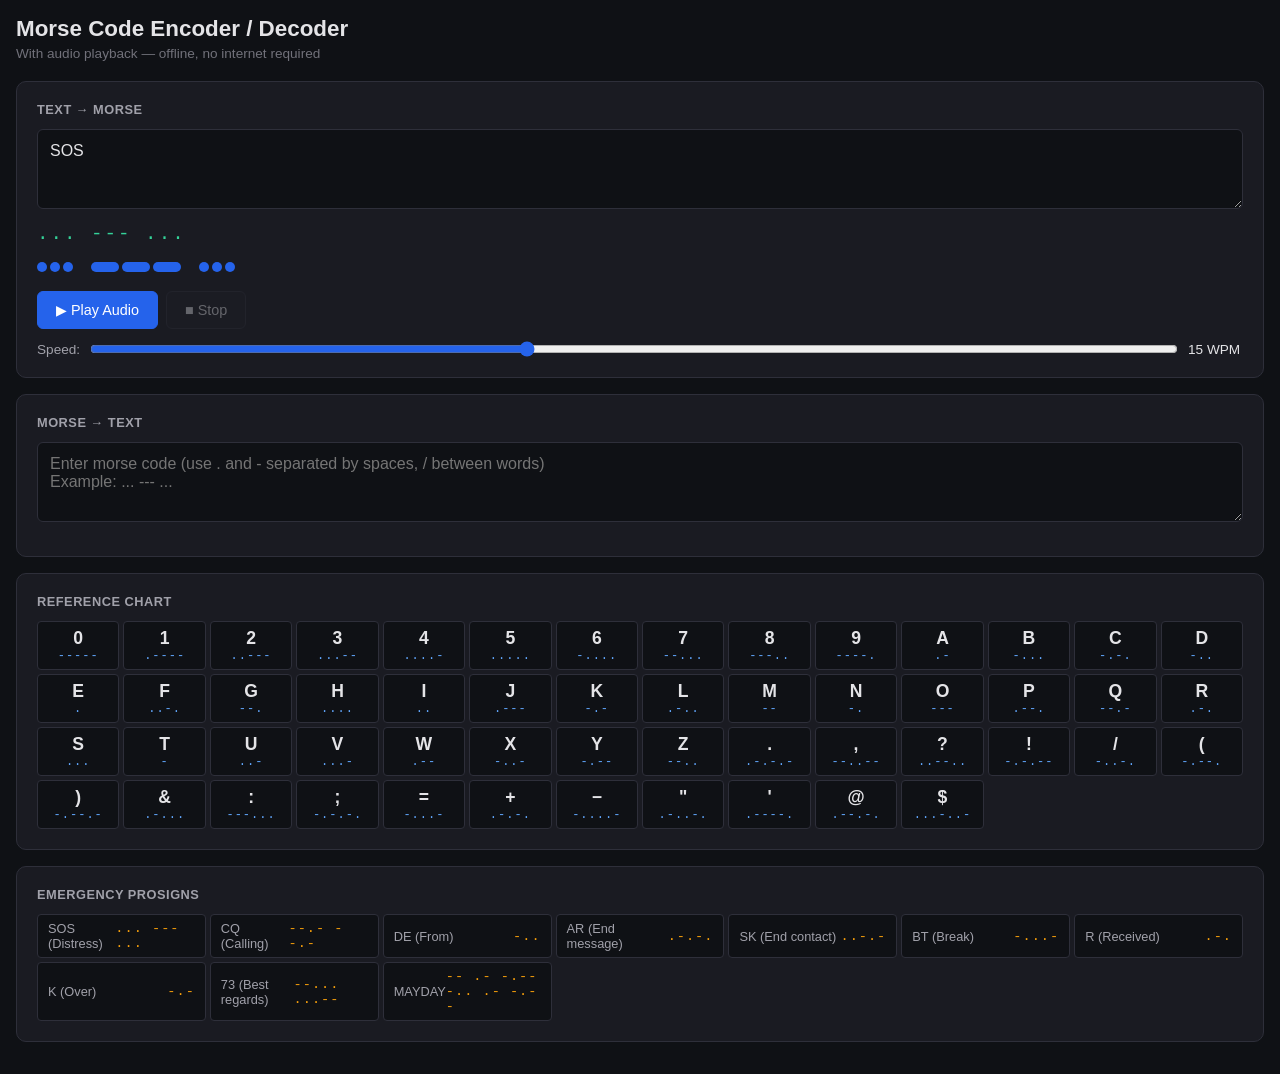
<file: ui/morse-code.html>
<!DOCTYPE html>
<html lang="en">
<head>
<meta charset="UTF-8">
<meta name="viewport" content="width=device-width, initial-scale=1.0">
<title>Morse Code — SurvivalAI</title>
<style>
*{margin:0;padding:0;box-sizing:border-box}
body{font-family:-apple-system,BlinkMacSystemFont,'Segoe UI',Roboto,sans-serif;background:#0f1115;color:#d4d4d8;min-height:100vh;padding:16px}
h1{font-size:1.4em;color:#e4e4e7;margin-bottom:4px}
.subtitle{color:#71717a;font-size:.85em;margin-bottom:20px}
.panel{background:#1a1b22;border:1px solid #2e2f3a;border-radius:10px;padding:20px;margin-bottom:16px}
.panel h2{font-size:1em;color:#a1a1aa;margin-bottom:12px;text-transform:uppercase;letter-spacing:.5px;font-size:.8em}
textarea{width:100%;padding:12px;background:#0f1115;border:1px solid #2e2f3a;border-radius:6px;color:#e4e4e7;font-size:1em;resize:vertical;min-height:80px;outline:none;font-family:inherit}
textarea:focus{border-color:#2563eb}
.morse-output{font-family:'Courier New',monospace;font-size:1.2em;letter-spacing:2px;color:#34d399;word-break:break-all}
.controls{display:flex;gap:8px;margin-top:12px;flex-wrap:wrap}
.btn{padding:10px 18px;background:#1e1f26;border:1px solid #2e2f3a;border-radius:6px;color:#d4d4d8;cursor:pointer;font-size:.9em;transition:all .15s}
.btn:hover{background:#27282f;color:#e4e4e7}
.btn.primary{background:#2563eb;border-color:#2563eb;color:#fff}
.btn.primary:hover{background:#1d4ed8}
.btn:disabled{opacity:.4;cursor:not-allowed}
.speed-control{display:flex;align-items:center;gap:10px;margin-top:12px}
.speed-control label{color:#a1a1aa;font-size:.85em}
.speed-control input[type=range]{flex:1;accent-color:#2563eb}
.speed-control span{color:#e4e4e7;font-size:.85em;min-width:55px}
.ref-grid{display:grid;grid-template-columns:repeat(auto-fill,minmax(80px,1fr));gap:4px;margin-top:12px}
.ref-item{background:#0f1115;border:1px solid #2e2f3a;border-radius:4px;padding:6px 8px;text-align:center;cursor:pointer;transition:all .1s}
.ref-item:hover{border-color:#2563eb;background:#1e1f26}
.ref-char{font-size:1.1em;font-weight:bold;color:#e4e4e7}
.ref-code{font-family:'Courier New',monospace;font-size:.75em;color:#60a5fa;letter-spacing:1px}
.prosigns{display:grid;grid-template-columns:repeat(auto-fill,minmax(160px,1fr));gap:4px;margin-top:12px}
.prosign-item{background:#0f1115;border:1px solid #2e2f3a;border-radius:4px;padding:6px 10px;display:flex;justify-content:space-between;align-items:center}
.prosign-name{color:#a1a1aa;font-size:.8em}
.prosign-code{font-family:'Courier New',monospace;color:#f59e0b;font-size:.85em;letter-spacing:1px}
.visual{display:flex;gap:3px;align-items:center;margin-top:10px;min-height:24px;flex-wrap:wrap}
.dot{width:10px;height:10px;background:#2563eb;border-radius:50%;transition:background .1s}
.dash{width:28px;height:10px;background:#2563eb;border-radius:5px;transition:background .1s}
.char-space{width:12px}
.word-space{width:28px}
.dot.active,.dash.active{background:#34d399}
</style>
</head>
<body>
<h1>Morse Code Encoder / Decoder</h1>
<p class="subtitle">With audio playback — offline, no internet required</p>

<div class="panel">
  <h2>Text → Morse</h2>
  <textarea id="text-input" placeholder="Type text here..." oninput="encode()">SOS</textarea>
  <div class="morse-output" id="morse-output" style="margin-top:10px"></div>
  <div class="visual" id="visual-dots"></div>
  <div class="controls">
    <button class="btn primary" id="play-btn" onclick="playMorse()">▶ Play Audio</button>
    <button class="btn" id="stop-btn" onclick="stopMorse()" disabled>■ Stop</button>
  </div>
  <div class="speed-control">
    <label>Speed:</label>
    <input type="range" id="wpm" min="5" max="30" value="15" oninput="updateSpeed()">
    <span id="wpm-label">15 WPM</span>
  </div>
</div>

<div class="panel">
  <h2>Morse → Text</h2>
  <textarea id="morse-input" placeholder="Enter morse code (use . and - separated by spaces, / between words)&#10;Example: ... --- ..." oninput="decode()"></textarea>
  <div style="margin-top:10px;font-size:1.1em;color:#34d399" id="text-output"></div>
</div>

<div class="panel">
  <h2>Reference Chart</h2>
  <div class="ref-grid" id="ref-grid"></div>
</div>

<div class="panel">
  <h2>Emergency Prosigns</h2>
  <div class="prosigns" id="prosigns"></div>
</div>

<script>
const MORSE = {
  'A':'.-','B':'-...','C':'-.-.','D':'-..','E':'.','F':'..-.','G':'--.','H':'....','I':'..','J':'.---',
  'K':'-.-','L':'.-..','M':'--','N':'-.','O':'---','P':'.--.','Q':'--.-','R':'.-.','S':'...','T':'-',
  'U':'..-','V':'...-','W':'.--','X':'-..-','Y':'-.--','Z':'--..','0':'-----','1':'.----','2':'..---',
  '3':'...--','4':'....-','5':'.....','6':'-....','7':'--...','8':'---..','9':'----.', '.':'.-.-.-',
  ',':'--..--','?':'..--..','!':'-.-.--','/':'-..-.','(':'-.--.',')':'-.--.-','&':'.-...',':':'---...',
  ';':'-.-.-.','=':'-...-','+':'.-.-.','−':'-....-','"':'.-..-.','\'':'.----.','@':'.--.-.','$':'...-..-'
};
const REVERSE = {}; for(const[k,v]of Object.entries(MORSE)) REVERSE[v]=k;
const PROSIGNS = [
  ['SOS (Distress)','... --- ...'],['CQ (Calling)','--.- --.-'],['DE (From)','-..','.'],
  ['AR (End message)','.-.-.',],['SK (End contact)','..-.-'],['BT (Break)','-...-'],
  ['R (Received)','.-.'],['K (Over)','-.-'],['73 (Best regards)','--... ...--'],
  ['MAYDAY','-- .- -.-- -.. .- -.--']
];

function encode(){
  const text=document.getElementById('text-input').value.toUpperCase();
  const morse=text.split('').map(c=>{
    if(c===' ')return '/';
    return MORSE[c]||'';
  }).filter(Boolean).join(' ');
  document.getElementById('morse-output').textContent=morse;
  buildVisual(morse);
}

function decode(){
  const morse=document.getElementById('morse-input').value.trim();
  const words=morse.split(/\s*\/\s*/);
  const text=words.map(w=>w.split(/\s+/).map(c=>REVERSE[c]||'?').join('')).join(' ');
  document.getElementById('text-output').textContent=text;
}

function buildVisual(morse){
  const container=document.getElementById('visual-dots');
  container.innerHTML='';
  let i=0;
  for(const ch of morse){
    if(ch==='.'){const d=document.createElement('div');d.className='dot';d.dataset.idx=i++;container.appendChild(d);}
    else if(ch==='-'){const d=document.createElement('div');d.className='dash';d.dataset.idx=i++;container.appendChild(d);}
    else if(ch===' '){const d=document.createElement('div');d.className='char-space';container.appendChild(d);}
    else if(ch==='/'){const d=document.createElement('div');d.className='word-space';container.appendChild(d);}
  }
}

let audioCtx,playing=false,stopFlag=false;
function getCtx(){if(!audioCtx)audioCtx=new(window.AudioContext||window.webkitAudioContext)();return audioCtx;}

async function playMorse(){
  if(playing)return;
  const morse=document.getElementById('morse-output').textContent;
  if(!morse)return;
  playing=true;stopFlag=false;
  document.getElementById('play-btn').disabled=true;
  document.getElementById('stop-btn').disabled=false;
  const wpm=parseInt(document.getElementById('wpm').value);
  const dotLen=1.2/wpm;
  const ctx=getCtx();
  const dots=document.querySelectorAll('#visual-dots .dot, #visual-dots .dash');
  let di=0;
  for(let i=0;i<morse.length;i++){
    if(stopFlag)break;
    const ch=morse[i];
    if(ch==='.'||ch==='-'){
      const dur=ch==='.'?dotLen:dotLen*3;
      const el=dots[di++];
      if(el)el.classList.add('active');
      const osc=ctx.createOscillator();const gain=ctx.createGain();
      osc.connect(gain);gain.connect(ctx.destination);
      osc.frequency.value=700;gain.gain.value=0.3;
      osc.start();
      await sleep(dur*1000);
      osc.stop();
      if(el)el.classList.remove('active');
      await sleep(dotLen*1000);
    }else if(ch===' '){
      await sleep(dotLen*2000);
    }else if(ch==='/'){
      await sleep(dotLen*4000);
    }
  }
  playing=false;
  document.getElementById('play-btn').disabled=false;
  document.getElementById('stop-btn').disabled=true;
}

function stopMorse(){stopFlag=true;playing=false;document.getElementById('play-btn').disabled=false;document.getElementById('stop-btn').disabled=true;document.querySelectorAll('.dot.active,.dash.active').forEach(e=>e.classList.remove('active'));}
function sleep(ms){return new Promise(r=>setTimeout(r,ms));}
function updateSpeed(){document.getElementById('wpm-label').textContent=document.getElementById('wpm').value+' WPM';}

// Build reference
const grid=document.getElementById('ref-grid');
for(const[ch,code]of Object.entries(MORSE)){
  if(ch.length>1)continue;
  const d=document.createElement('div');d.className='ref-item';
  d.innerHTML=`<div class="ref-char">${ch}</div><div class="ref-code">${code}</div>`;
  d.onclick=()=>{document.getElementById('text-input').value+=ch;encode();};
  grid.appendChild(d);
}

const prosignsDiv=document.getElementById('prosigns');
PROSIGNS.forEach(([name,code])=>{
  const d=document.createElement('div');d.className='prosign-item';
  d.innerHTML=`<span class="prosign-name">${name}</span><span class="prosign-code">${code}</span>`;
  prosignsDiv.appendChild(d);
});

encode();
</script>
</body>
</html>
</file>
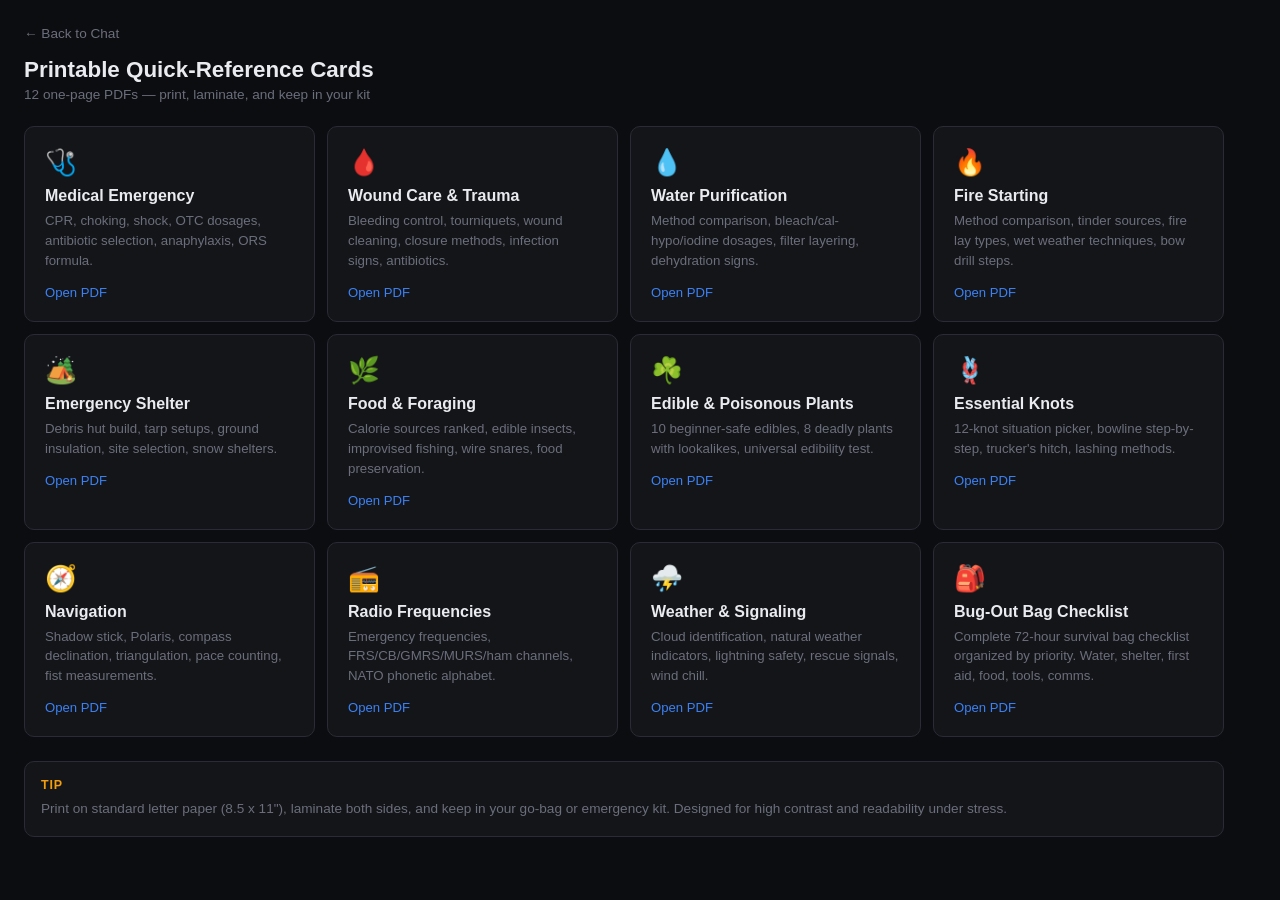
<file: ui/printable-cards.html>
<!DOCTYPE html>
<html lang="en">
<head>
<meta charset="UTF-8">
<meta name="viewport" content="width=device-width, initial-scale=1.0">
<title>Printable Quick-Ref Cards — SurvivalAI</title>
<style>
*{margin:0;padding:0;box-sizing:border-box}
body{font-family:-apple-system,BlinkMacSystemFont,'Segoe UI',Roboto,sans-serif;background:#0c0d11;color:#d4d4d8;min-height:100vh;padding:24px}
h1{font-size:1.4em;color:#eaebf0;margin-bottom:4px}
.subtitle{color:#6b6e7b;font-size:.85em;margin-bottom:24px}
.back{display:inline-flex;align-items:center;gap:6px;color:#6b6e7b;text-decoration:none;font-size:.85em;margin-bottom:16px;transition:color .15s}
.back:hover{color:#d4d4d8}
.grid{display:grid;grid-template-columns:repeat(auto-fill,minmax(280px,1fr));gap:12px;max-width:1200px}
.card{background:#141519;border:1px solid #2a2b36;border-radius:10px;padding:20px;transition:all .2s;text-decoration:none;display:block}
.card:hover{border-color:#3b82f6;transform:translateY(-2px);box-shadow:0 4px 20px rgba(59,130,246,.1)}
.card-icon{font-size:1.6em;margin-bottom:10px}
.card-title{color:#eaebf0;font-weight:600;font-size:1em;margin-bottom:6px}
.card-desc{color:#6b6e7b;font-size:.83em;line-height:1.5;margin-bottom:12px}
.card-action{display:inline-flex;align-items:center;gap:6px;color:#3b82f6;font-size:.82em;font-weight:500}
.tip{background:#141519;border:1px solid #2a2b36;border-radius:10px;padding:16px;margin-top:24px;max-width:1200px}
.tip-title{color:#f59e0b;font-size:.78em;font-weight:600;text-transform:uppercase;letter-spacing:.8px;margin-bottom:6px}
.tip p{color:#6b6e7b;font-size:.85em;line-height:1.6}
</style>
</head>
<body>
<a href="index.html" class="back">← Back to Chat</a>
<h1>Printable Quick-Reference Cards</h1>
<p class="subtitle">12 one-page PDFs — print, laminate, and keep in your kit</p>
<div class="grid">
<a class="card" href="printable/medical-quickref.pdf" target="_blank"><div class="card-icon">🩺</div><div class="card-title">Medical Emergency</div><div class="card-desc">CPR, choking, shock, OTC dosages, antibiotic selection, anaphylaxis, ORS formula.</div><div class="card-action">Open PDF</div></a>
<a class="card" href="printable/wound-care-quickref.pdf" target="_blank"><div class="card-icon">🩸</div><div class="card-title">Wound Care & Trauma</div><div class="card-desc">Bleeding control, tourniquets, wound cleaning, closure methods, infection signs, antibiotics.</div><div class="card-action">Open PDF</div></a>
<a class="card" href="printable/water-purification-quickref.pdf" target="_blank"><div class="card-icon">💧</div><div class="card-title">Water Purification</div><div class="card-desc">Method comparison, bleach/cal-hypo/iodine dosages, filter layering, dehydration signs.</div><div class="card-action">Open PDF</div></a>
<a class="card" href="printable/fire-quickref.pdf" target="_blank"><div class="card-icon">🔥</div><div class="card-title">Fire Starting</div><div class="card-desc">Method comparison, tinder sources, fire lay types, wet weather techniques, bow drill steps.</div><div class="card-action">Open PDF</div></a>
<a class="card" href="printable/shelter-quickref.pdf" target="_blank"><div class="card-icon">🏕️</div><div class="card-title">Emergency Shelter</div><div class="card-desc">Debris hut build, tarp setups, ground insulation, site selection, snow shelters.</div><div class="card-action">Open PDF</div></a>
<a class="card" href="printable/food-foraging-quickref.pdf" target="_blank"><div class="card-icon">🌿</div><div class="card-title">Food & Foraging</div><div class="card-desc">Calorie sources ranked, edible insects, improvised fishing, wire snares, food preservation.</div><div class="card-action">Open PDF</div></a>
<a class="card" href="printable/plants-quickref.pdf" target="_blank"><div class="card-icon">☘️</div><div class="card-title">Edible & Poisonous Plants</div><div class="card-desc">10 beginner-safe edibles, 8 deadly plants with lookalikes, universal edibility test.</div><div class="card-action">Open PDF</div></a>
<a class="card" href="printable/knots-quickref.pdf" target="_blank"><div class="card-icon">🪢</div><div class="card-title">Essential Knots</div><div class="card-desc">12-knot situation picker, bowline step-by-step, trucker's hitch, lashing methods.</div><div class="card-action">Open PDF</div></a>
<a class="card" href="printable/navigation-quickref.pdf" target="_blank"><div class="card-icon">🧭</div><div class="card-title">Navigation</div><div class="card-desc">Shadow stick, Polaris, compass declination, triangulation, pace counting, fist measurements.</div><div class="card-action">Open PDF</div></a>
<a class="card" href="printable/radio-frequencies-quickref.pdf" target="_blank"><div class="card-icon">📻</div><div class="card-title">Radio Frequencies</div><div class="card-desc">Emergency frequencies, FRS/CB/GMRS/MURS/ham channels, NATO phonetic alphabet.</div><div class="card-action">Open PDF</div></a>
<a class="card" href="printable/weather-signaling-quickref.pdf" target="_blank"><div class="card-icon">⛈️</div><div class="card-title">Weather & Signaling</div><div class="card-desc">Cloud identification, natural weather indicators, lightning safety, rescue signals, wind chill.</div><div class="card-action">Open PDF</div></a>
<a class="card" href="printable/bugout-bag-quickref.pdf" target="_blank"><div class="card-icon">🎒</div><div class="card-title">Bug-Out Bag Checklist</div><div class="card-desc">Complete 72-hour survival bag checklist organized by priority. Water, shelter, first aid, food, tools, comms.</div><div class="card-action">Open PDF</div></a>
</div>
<div class="tip"><div class="tip-title">Tip</div><p>Print on standard letter paper (8.5 x 11"), laminate both sides, and keep in your go-bag or emergency kit. Designed for high contrast and readability under stress.</p></div>
</body>
</html>
</file>
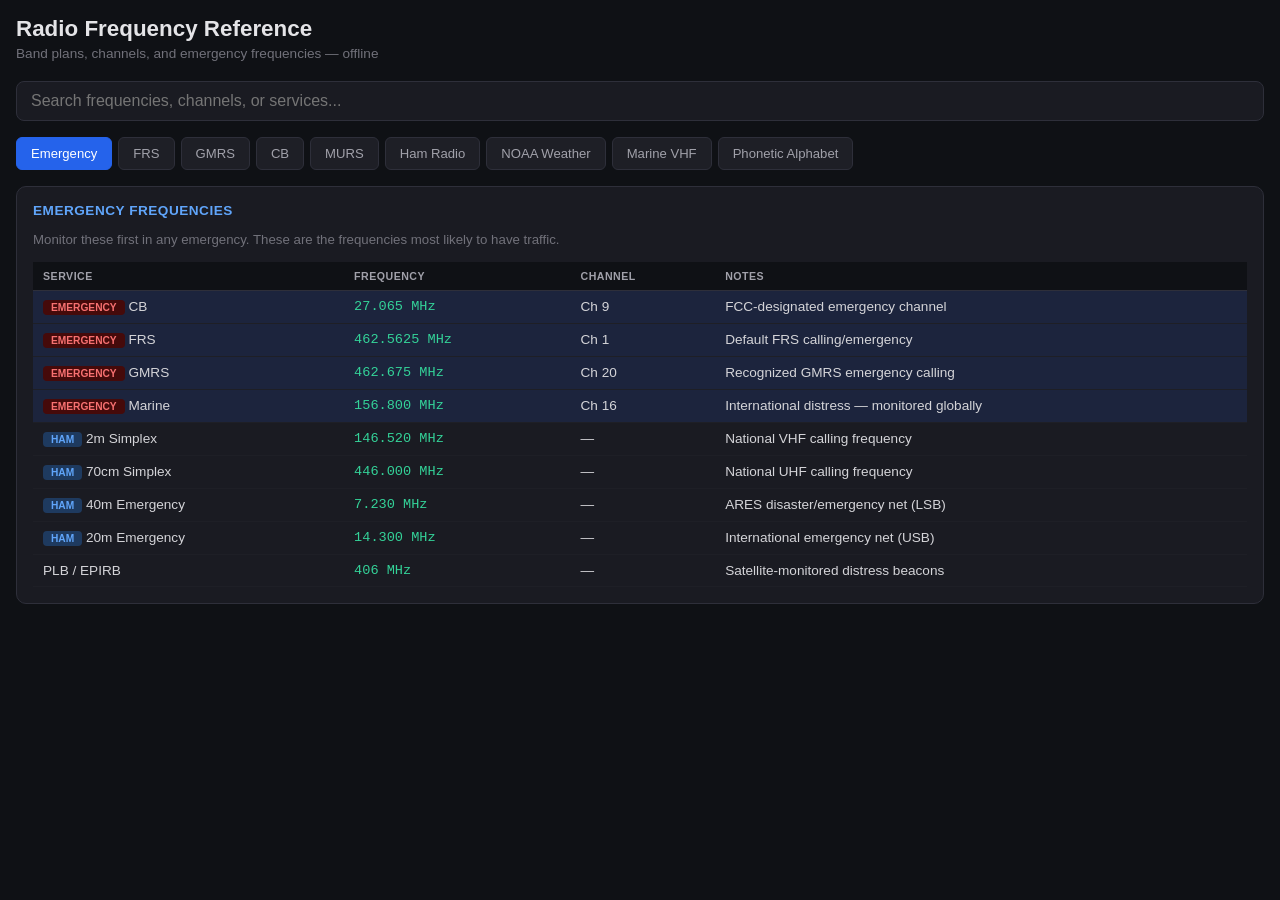
<file: ui/radio-frequencies.html>
<!DOCTYPE html>
<html lang="en">
<head>
<meta charset="UTF-8">
<meta name="viewport" content="width=device-width, initial-scale=1.0">
<title>Radio Frequency Reference — SurvivalAI</title>
<style>
*{margin:0;padding:0;box-sizing:border-box}
body{font-family:-apple-system,BlinkMacSystemFont,'Segoe UI',Roboto,sans-serif;background:#0f1115;color:#d4d4d8;min-height:100vh;padding:16px}
h1{font-size:1.4em;color:#e4e4e7;margin-bottom:4px}
.subtitle{color:#71717a;font-size:.85em;margin-bottom:20px}
.search-bar{width:100%;padding:10px 14px;background:#1a1b22;border:1px solid #2e2f3a;border-radius:8px;color:#e4e4e7;font-size:1em;outline:none;margin-bottom:16px}
.search-bar:focus{border-color:#2563eb}
.tabs{display:flex;flex-wrap:wrap;gap:6px;margin-bottom:16px}
.tab{padding:8px 14px;background:#1e1f26;border:1px solid #2e2f3a;border-radius:6px;color:#a1a1aa;cursor:pointer;font-size:.82em;transition:all .15s}
.tab:hover{background:#27282f}
.tab.active{background:#2563eb;border-color:#2563eb;color:#fff}
.section{display:none;background:#1a1b22;border:1px solid #2e2f3a;border-radius:10px;padding:16px;margin-bottom:16px}
.section.active{display:block}
.section h2{font-size:.85em;color:#60a5fa;text-transform:uppercase;letter-spacing:.5px;margin-bottom:12px}
.section p.desc{color:#71717a;font-size:.83em;margin-bottom:12px;line-height:1.5}
table{width:100%;border-collapse:collapse;font-size:.85em}
th{text-align:left;padding:8px 10px;background:#0f1115;color:#a1a1aa;font-size:.78em;text-transform:uppercase;letter-spacing:.5px;border-bottom:1px solid #2e2f3a;position:sticky;top:0}
td{padding:8px 10px;border-bottom:1px solid #1e1f26;color:#d4d4d8}
tr:hover td{background:#1e1f26}
.freq{color:#34d399;font-family:'Courier New',monospace}
.emerg{color:#f87171;font-weight:600}
.note{color:#71717a;font-size:.82em}
.highlight{background:#2563eb22}
.badge{display:inline-block;padding:2px 8px;border-radius:4px;font-size:.75em;font-weight:600}
.badge-free{background:#064e3b;color:#34d399}
.badge-license{background:#1e3a5f;color:#60a5fa}
.badge-emerg{background:#450a0a;color:#f87171}
.phonetic{display:grid;grid-template-columns:repeat(auto-fill,minmax(120px,1fr));gap:4px;margin-top:12px}
.phonetic-item{background:#0f1115;border:1px solid #2e2f3a;border-radius:4px;padding:6px 10px;display:flex;gap:8px;align-items:center}
.phonetic-letter{font-weight:700;color:#e4e4e7;width:20px}
.phonetic-word{color:#a1a1aa;font-size:.85em}
</style>
</head>
<body>
<h1>Radio Frequency Reference</h1>
<p class="subtitle">Band plans, channels, and emergency frequencies — offline</p>

<input class="search-bar" id="search" placeholder="Search frequencies, channels, or services..." oninput="filterAll()">

<div class="tabs">
<div class="tab active" onclick="showSec('emerg')">Emergency</div>
<div class="tab" onclick="showSec('frs')">FRS</div>
<div class="tab" onclick="showSec('gmrs')">GMRS</div>
<div class="tab" onclick="showSec('cb')">CB</div>
<div class="tab" onclick="showSec('murs')">MURS</div>
<div class="tab" onclick="showSec('ham')">Ham Radio</div>
<div class="tab" onclick="showSec('noaa')">NOAA Weather</div>
<div class="tab" onclick="showSec('marine')">Marine VHF</div>
<div class="tab" onclick="showSec('phonetic')">Phonetic Alphabet</div>
</div>

<div id="sec-emerg" class="section active">
<h2>Emergency Frequencies</h2>
<p class="desc">Monitor these first in any emergency. These are the frequencies most likely to have traffic.</p>
<table><thead><tr><th>Service</th><th>Frequency</th><th>Channel</th><th>Notes</th></tr></thead><tbody>
<tr class="highlight"><td><span class="badge badge-emerg">EMERGENCY</span> CB</td><td class="freq">27.065 MHz</td><td>Ch 9</td><td>FCC-designated emergency channel</td></tr>
<tr class="highlight"><td><span class="badge badge-emerg">EMERGENCY</span> FRS</td><td class="freq">462.5625 MHz</td><td>Ch 1</td><td>Default FRS calling/emergency</td></tr>
<tr class="highlight"><td><span class="badge badge-emerg">EMERGENCY</span> GMRS</td><td class="freq">462.675 MHz</td><td>Ch 20</td><td>Recognized GMRS emergency calling</td></tr>
<tr class="highlight"><td><span class="badge badge-emerg">EMERGENCY</span> Marine</td><td class="freq">156.800 MHz</td><td>Ch 16</td><td>International distress — monitored globally</td></tr>
<tr><td><span class="badge badge-license">HAM</span> 2m Simplex</td><td class="freq">146.520 MHz</td><td>—</td><td>National VHF calling frequency</td></tr>
<tr><td><span class="badge badge-license">HAM</span> 70cm Simplex</td><td class="freq">446.000 MHz</td><td>—</td><td>National UHF calling frequency</td></tr>
<tr><td><span class="badge badge-license">HAM</span> 40m Emergency</td><td class="freq">7.230 MHz</td><td>—</td><td>ARES disaster/emergency net (LSB)</td></tr>
<tr><td><span class="badge badge-license">HAM</span> 20m Emergency</td><td class="freq">14.300 MHz</td><td>—</td><td>International emergency net (USB)</td></tr>
<tr><td>PLB / EPIRB</td><td class="freq">406 MHz</td><td>—</td><td>Satellite-monitored distress beacons</td></tr>
</tbody></table>
</div>

<div id="sec-frs" class="section">
<h2>FRS — Family Radio Service <span class="badge badge-free">No License</span></h2>
<p class="desc">Low-power handheld radios. Range: 0.5–2 miles typical. Channels 1–7 and 15–22 share frequencies with GMRS at 2W max. Channels 8–14 are FRS-only at 0.5W.</p>
<table id="frs-table"><thead><tr><th>Ch</th><th>Frequency</th><th>Power</th><th>Notes</th></tr></thead><tbody></tbody></table>
</div>

<div id="sec-gmrs" class="section">
<h2>GMRS — General Mobile Radio Service <span class="badge badge-license">License (No Exam)</span></h2>
<p class="desc">Same channels as FRS at higher power (up to 50W mobile). License covers your immediate family. Repeater capable for 20+ mile range. $35 FCC license, no exam, 10-year term.</p>
<table><thead><tr><th>Feature</th><th>Detail</th></tr></thead><tbody>
<tr><td>Channels</td><td>Same 22 channels as FRS, plus 8 repeater inputs</td></tr>
<tr><td>Max power (handheld)</td><td>5W on shared channels</td></tr>
<tr><td>Max power (mobile/base)</td><td>50W on channels 15-22</td></tr>
<tr><td>Repeater input frequencies</td><td class="freq">467.5500 – 467.7250 MHz</td></tr>
<tr><td>Repeater offset</td><td>+5 MHz</td></tr>
<tr><td class="emerg">Emergency/calling channel</td><td class="emerg freq">Ch 20 — 462.675 MHz</td></tr>
</tbody></table>
</div>

<div id="sec-cb" class="section">
<h2>CB — Citizens Band <span class="badge badge-free">No License</span></h2>
<p class="desc">27 MHz AM radio. 4W max. Range: 2–10 miles. Widely available, no license needed.</p>
<table id="cb-table"><thead><tr><th>Ch</th><th>Frequency</th><th>Notes</th></tr></thead><tbody></tbody></table>
</div>

<div id="sec-murs" class="section">
<h2>MURS — Multi-Use Radio Service <span class="badge badge-free">No License</span></h2>
<p class="desc">VHF frequencies. 2W max. Range: 1–5 miles. Less crowded than FRS because fewer people use it.</p>
<table><thead><tr><th>Ch</th><th>Frequency</th><th>Bandwidth</th></tr></thead><tbody>
<tr><td>1</td><td class="freq">151.820 MHz</td><td>11.25 kHz</td></tr>
<tr><td>2</td><td class="freq">151.880 MHz</td><td>11.25 kHz</td></tr>
<tr><td>3</td><td class="freq">151.940 MHz</td><td>11.25 kHz</td></tr>
<tr><td>4</td><td class="freq">154.570 MHz</td><td>20 kHz</td></tr>
<tr><td>5</td><td class="freq">154.600 MHz</td><td>20 kHz</td></tr>
</tbody></table>
</div>

<div id="sec-ham" class="section">
<h2>Amateur (Ham) Radio Bands <span class="badge badge-license">License Required (Exam)</span></h2>
<p class="desc">Much greater range. HF bands reach worldwide. Technician license (easiest) gives VHF/UHF access. General license adds most HF bands.</p>
<table><thead><tr><th>Band</th><th>Frequency Range</th><th>Best Time</th><th>Typical Range</th><th>Mode</th></tr></thead><tbody>
<tr><td>80m</td><td class="freq">3.5–4.0 MHz</td><td>Night</td><td>50–500 mi</td><td>LSB</td></tr>
<tr><td>40m</td><td class="freq">7.0–7.3 MHz</td><td>Evening/night</td><td>100–2,000 mi</td><td>LSB</td></tr>
<tr><td>20m</td><td class="freq">14.0–14.35 MHz</td><td>Day</td><td>500–worldwide</td><td>USB</td></tr>
<tr><td>15m</td><td class="freq">21.0–21.45 MHz</td><td>Day</td><td>500–worldwide</td><td>USB</td></tr>
<tr><td>10m</td><td class="freq">28.0–29.7 MHz</td><td>Day (solar max)</td><td>Sporadic</td><td>USB/FM</td></tr>
<tr><td>2m</td><td class="freq">144–148 MHz</td><td>Anytime</td><td>5–50 mi (repeater)</td><td>FM</td></tr>
<tr><td>70cm</td><td class="freq">420–450 MHz</td><td>Anytime</td><td>5–30 mi (repeater)</td><td>FM</td></tr>
</tbody></table>
<p class="desc" style="margin-top:14px"><strong>Repeater offsets:</strong> 2m = ±600 kHz · 70cm = ±5 MHz<br><strong>Common CTCSS tones:</strong> 100.0, 110.9, 127.3, 141.3, 162.2 Hz</p>
</div>

<div id="sec-noaa" class="section">
<h2>NOAA Weather Radio</h2>
<p class="desc">Continuous broadcast. Hazard alerts. Listen on any weather radio or scanner.</p>
<table><thead><tr><th>Ch</th><th>Frequency</th></tr></thead><tbody>
<tr><td>1</td><td class="freq">162.400 MHz</td></tr>
<tr><td>2</td><td class="freq">162.425 MHz</td></tr>
<tr><td>3</td><td class="freq">162.450 MHz</td></tr>
<tr><td>4</td><td class="freq">162.475 MHz</td></tr>
<tr><td>5</td><td class="freq">162.500 MHz</td></tr>
<tr><td>6</td><td class="freq">162.525 MHz</td></tr>
<tr><td>7</td><td class="freq">162.550 MHz</td></tr>
</tbody></table>
</div>

<div id="sec-marine" class="section">
<h2>Marine VHF</h2>
<p class="desc">For use near navigable waterways.</p>
<table><thead><tr><th>Ch</th><th>Frequency</th><th>Use</th></tr></thead><tbody>
<tr class="highlight"><td class="emerg">16</td><td class="freq emerg">156.800 MHz</td><td class="emerg">Distress, safety, calling — internationally monitored</td></tr>
<tr><td>9</td><td class="freq">156.450 MHz</td><td>Secondary calling channel</td></tr>
<tr><td>22A</td><td class="freq">157.100 MHz</td><td>Coast Guard liaison (US)</td></tr>
<tr><td>13</td><td class="freq">156.650 MHz</td><td>Bridge-to-bridge navigation safety</td></tr>
<tr><td>6</td><td class="freq">156.300 MHz</td><td>Intership safety</td></tr>
</tbody></table>
</div>

<div id="sec-phonetic" class="section">
<h2>NATO Phonetic Alphabet</h2>
<p class="desc">Use for spelling over radio to avoid confusion.</p>
<div class="phonetic" id="phonetic-grid"></div>
</div>

<script>
// FRS channels
const frsData=[
[1,462.5625,2,'Shared with GMRS — common calling channel'],[2,462.5875,2,'Shared with GMRS'],[3,462.6125,2,'Shared'],[4,462.6375,2,'Shared'],[5,462.6625,2,'Shared'],[6,462.6875,2,'Shared'],[7,462.7125,2,'Shared'],
[8,467.5625,0.5,'FRS only'],[9,467.5875,0.5,'FRS only'],[10,467.6125,0.5,'FRS only'],[11,467.6375,0.5,'FRS only'],[12,467.6625,0.5,'FRS only'],[13,467.6875,0.5,'FRS only'],[14,467.7125,0.5,'FRS only'],
[15,462.5500,2,'Shared'],[16,462.5750,2,'Shared'],[17,462.6000,2,'Shared'],[18,462.6250,2,'Shared'],[19,462.6500,2,'Shared'],[20,462.6750,2,'Shared — GMRS emergency/calling'],[21,462.7000,2,'Shared'],[22,462.7250,2,'Shared']
];
const frsBody=document.querySelector('#frs-table tbody');
frsData.forEach(([ch,freq,pwr,note])=>{
  const tr=document.createElement('tr');
  if(ch===1)tr.classList.add('highlight');
  tr.innerHTML=`<td>${ch}</td><td class="freq">${freq.toFixed(4)} MHz</td><td>${pwr}W</td><td class="note">${note}</td>`;
  frsBody.appendChild(tr);
});

// CB channels
const cbData=[[1,26.965],[2,26.975],[3,26.985],[4,27.005],[5,27.015],[6,27.025],[7,27.035],[8,27.055],[9,27.065,'Emergency — FCC designated'],[10,27.075],[11,27.085],[12,27.105],[13,27.115],[14,27.125,'Common calling channel'],[15,27.135],[16,27.155],[17,27.165],[18,27.175],[19,27.185,'Trucker / highway channel — most monitored'],[20,27.205],[21,27.215],[22,27.225],[23,27.255],[24,27.235],[25,27.245],[26,27.265],[27,27.275],[28,27.285],[29,27.295],[30,27.305],[31,27.315],[32,27.325],[33,27.335],[34,27.345],[35,27.355],[36,27.365],[37,27.375],[38,27.385],[39,27.395],[40,27.405]];
const cbBody=document.querySelector('#cb-table tbody');
cbData.forEach(row=>{
  const tr=document.createElement('tr');
  const note=row[2]||'';
  if(row[0]===9||row[0]===19)tr.classList.add('highlight');
  tr.innerHTML=`<td>${row[0]}</td><td class="freq">${row[1].toFixed(3)} MHz</td><td class="note">${note}</td>`;
  cbBody.appendChild(tr);
});

// Phonetic
const phonetic='Alpha Bravo Charlie Delta Echo Foxtrot Golf Hotel India Juliet Kilo Lima Mike November Oscar Papa Quebec Romeo Sierra Tango Uniform Victor Whiskey X-ray Yankee Zulu'.split(' ');
const pgrid=document.getElementById('phonetic-grid');
phonetic.forEach((word,i)=>{
  const d=document.createElement('div');d.className='phonetic-item';
  d.innerHTML=`<span class="phonetic-letter">${String.fromCharCode(65+i)}</span><span class="phonetic-word">${word}</span>`;
  pgrid.appendChild(d);
});
// Numbers
'Zero One Two Three Four Five Six Seven Eight Niner'.split(' ').forEach((word,i)=>{
  const d=document.createElement('div');d.className='phonetic-item';
  d.innerHTML=`<span class="phonetic-letter">${i}</span><span class="phonetic-word">${word}</span>`;
  pgrid.appendChild(d);
});

function showSec(id){
  document.querySelectorAll('.tab').forEach(t=>t.classList.remove('active'));
  document.querySelectorAll('.section').forEach(s=>s.classList.remove('active'));
  event.target.classList.add('active');
  document.getElementById('sec-'+id).classList.add('active');
}

function filterAll(){
  const q=document.getElementById('search').value.toLowerCase();
  document.querySelectorAll('.section tbody tr').forEach(tr=>{
    tr.style.display=tr.textContent.toLowerCase().includes(q)?'':'none';
  });
}
</script>
</body>
</html>
</file>
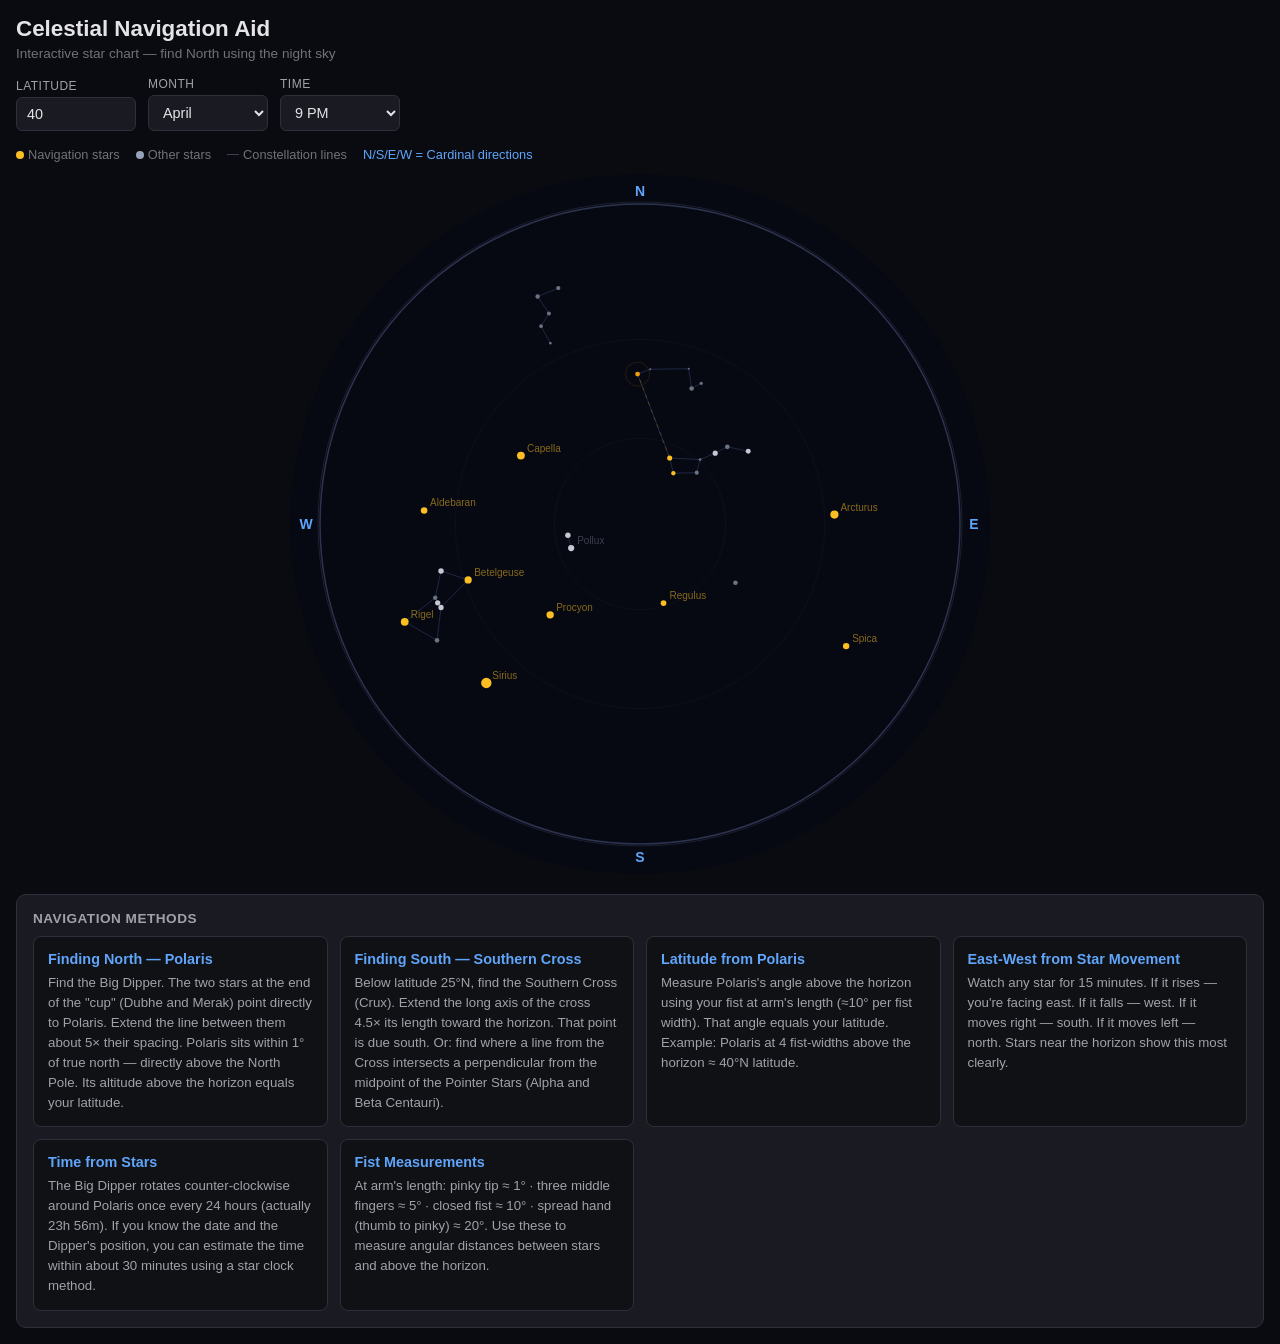
<file: ui/star-chart.html>
<!DOCTYPE html>
<html lang="en">
<head>
<meta charset="UTF-8">
<meta name="viewport" content="width=device-width, initial-scale=1.0">
<title>Celestial Navigation — SurvivalAI</title>
<style>
*{margin:0;padding:0;box-sizing:border-box}
body{font-family:-apple-system,BlinkMacSystemFont,'Segoe UI',Roboto,sans-serif;background:#0a0b10;color:#d4d4d8;min-height:100vh;padding:16px}
h1{font-size:1.4em;color:#e4e4e7;margin-bottom:4px}
.subtitle{color:#71717a;font-size:.85em;margin-bottom:16px}
.controls{display:flex;gap:12px;flex-wrap:wrap;margin-bottom:16px;align-items:end}
.field{min-width:120px}
.field label{display:block;color:#a1a1aa;font-size:.75em;margin-bottom:4px;text-transform:uppercase;letter-spacing:.5px}
.field input,.field select{padding:8px 10px;background:#1a1b22;border:1px solid #2e2f3a;border-radius:6px;color:#e4e4e7;font-size:.9em;outline:none;width:100%}
.field input:focus,.field select:focus{border-color:#2563eb}
.chart-container{position:relative;width:100%;max-width:700px;margin:0 auto}
canvas{width:100%;border-radius:50%;background:radial-gradient(ellipse at center,#0a0d1a 0%,#060812 70%,#020308 100%);cursor:crosshair}
.info-panel{background:#1a1b22;border:1px solid #2e2f3a;border-radius:10px;padding:16px;margin-top:16px}
.info-panel h2{font-size:.85em;color:#a1a1aa;text-transform:uppercase;letter-spacing:.5px;margin-bottom:10px}
.guide-grid{display:grid;grid-template-columns:repeat(auto-fill,minmax(280px,1fr));gap:12px}
.guide-card{background:#0f1115;border:1px solid #2e2f3a;border-radius:8px;padding:14px}
.guide-card h3{color:#60a5fa;font-size:.9em;margin-bottom:6px}
.guide-card p{color:#a1a1aa;font-size:.83em;line-height:1.5}
.legend{display:flex;gap:16px;flex-wrap:wrap;margin:12px 0;font-size:.8em;color:#71717a}
.legend span{display:flex;align-items:center;gap:4px}
.legend-dot{width:8px;height:8px;border-radius:50%;display:inline-block}
.star-info{position:absolute;background:#1a1b22ee;border:1px solid #2e2f3a;border-radius:6px;padding:8px 12px;pointer-events:none;display:none;font-size:.82em;z-index:10}
.star-info .sname{color:#fbbf24;font-weight:600}
.star-info .sdetail{color:#a1a1aa;font-size:.85em}
</style>
</head>
<body>
<h1>Celestial Navigation Aid</h1>
<p class="subtitle">Interactive star chart — find North using the night sky</p>

<div class="controls">
  <div class="field"><label>Latitude</label><input type="number" id="lat" value="40" min="-90" max="90" step="1" onchange="draw()"></div>
  <div class="field"><label>Month</label><select id="month" onchange="draw()"><option value="0">January</option><option value="1">February</option><option value="2">March</option><option value="3" selected>April</option><option value="4">May</option><option value="5">June</option><option value="6">July</option><option value="7">August</option><option value="8">September</option><option value="9">October</option><option value="10">November</option><option value="11">December</option></select></div>
  <div class="field"><label>Time</label><select id="hour" onchange="draw()"><option value="18">6 PM</option><option value="19">7 PM</option><option value="20">8 PM</option><option value="21" selected>9 PM</option><option value="22">10 PM</option><option value="23">11 PM</option><option value="0">Midnight</option><option value="1">1 AM</option><option value="2">2 AM</option><option value="3">3 AM</option><option value="4">4 AM</option><option value="5">5 AM</option></select></div>
</div>

<div class="legend">
  <span><span class="legend-dot" style="background:#fbbf24"></span> Navigation stars</span>
  <span><span class="legend-dot" style="background:#94a3b8"></span> Other stars</span>
  <span><span class="legend-dot" style="background:#374151;width:12px;border-radius:0;height:1px"></span> Constellation lines</span>
  <span style="color:#60a5fa">N/S/E/W = Cardinal directions</span>
</div>

<div class="chart-container">
  <canvas id="sky" width="700" height="700"></canvas>
  <div class="star-info" id="star-info"><div class="sname"></div><div class="sdetail"></div></div>
</div>

<div class="info-panel">
  <h2>Navigation Methods</h2>
  <div class="guide-grid">
    <div class="guide-card">
      <h3>Finding North — Polaris</h3>
      <p>Find the Big Dipper. The two stars at the end of the "cup" (Dubhe and Merak) point directly to Polaris. Extend the line between them about 5× their spacing. Polaris sits within 1° of true north — directly above the North Pole. Its altitude above the horizon equals your latitude.</p>
    </div>
    <div class="guide-card">
      <h3>Finding South — Southern Cross</h3>
      <p>Below latitude 25°N, find the Southern Cross (Crux). Extend the long axis of the cross 4.5× its length toward the horizon. That point is due south. Or: find where a line from the Cross intersects a perpendicular from the midpoint of the Pointer Stars (Alpha and Beta Centauri).</p>
    </div>
    <div class="guide-card">
      <h3>Latitude from Polaris</h3>
      <p>Measure Polaris's angle above the horizon using your fist at arm's length (≈10° per fist width). That angle equals your latitude. Example: Polaris at 4 fist-widths above the horizon ≈ 40°N latitude.</p>
    </div>
    <div class="guide-card">
      <h3>East-West from Star Movement</h3>
      <p>Watch any star for 15 minutes. If it rises — you're facing east. If it falls — west. If it moves right — south. If it moves left — north. Stars near the horizon show this most clearly.</p>
    </div>
    <div class="guide-card">
      <h3>Time from Stars</h3>
      <p>The Big Dipper rotates counter-clockwise around Polaris once every 24 hours (actually 23h 56m). If you know the date and the Dipper's position, you can estimate the time within about 30 minutes using a star clock method.</p>
    </div>
    <div class="guide-card">
      <h3>Fist Measurements</h3>
      <p>At arm's length: pinky tip ≈ 1° · three middle fingers ≈ 5° · closed fist ≈ 10° · spread hand (thumb to pinky) ≈ 20°. Use these to measure angular distances between stars and above the horizon.</p>
    </div>
  </div>
</div>

<script>
// Simplified star catalog: [name, RA(hours), Dec(degrees), magnitude, constellation]
const stars = [
  // Ursa Major (Big Dipper)
  ['Dubhe',11.06,61.75,1.8,'UMa'],['Merak',11.02,56.38,2.3,'UMa'],['Phecda',11.90,53.69,2.4,'UMa'],
  ['Megrez',12.26,57.03,3.3,'UMa'],['Alioth',12.90,55.96,1.8,'UMa'],['Mizar',13.40,54.93,2.1,'UMa'],
  ['Alkaid',13.79,49.31,1.9,'UMa'],
  // Ursa Minor (Little Dipper)
  ['Polaris',2.53,89.26,2.0,'UMi'],['Kochab',14.85,74.16,2.1,'UMi'],['Pherkad',15.35,71.83,3.0,'UMi'],
  ['Yildun',17.54,86.59,4.4,'UMi'],['Urodelus',16.29,75.76,4.2,'UMi'],
  // Orion
  ['Betelgeuse',5.92,7.41,0.5,'Ori'],['Rigel',5.24,-8.20,0.1,'Ori'],['Bellatrix',5.42,6.35,1.6,'Ori'],
  ['Mintaka',5.53,-0.30,2.2,'Ori'],['Alnilam',5.60,-1.20,1.7,'Ori'],['Alnitak',5.68,-1.94,1.7,'Ori'],
  ['Saiph',5.80,-9.67,2.1,'Ori'],
  // Cassiopeia
  ['Schedar',0.68,56.54,2.2,'Cas'],['Caph',0.15,59.15,2.3,'Cas'],['Gamma Cas',0.95,60.72,2.5,'Cas'],
  ['Ruchbah',1.43,60.24,2.7,'Cas'],['Segin',1.91,63.67,3.4,'Cas'],
  // Bright stars
  ['Sirius',6.75,-16.72,-1.5,'CMa'],['Vega',18.62,38.78,0.0,'Lyr'],['Arcturus',14.26,19.18,-0.1,'Boo'],
  ['Capella',5.28,46.00,0.1,'Aur'],['Procyon',7.66,5.22,0.4,'CMi'],['Altair',19.85,8.87,0.8,'Aql'],
  ['Aldebaran',4.60,16.51,0.9,'Tau'],['Spica',13.42,-11.16,1.0,'Vir'],['Antares',16.49,-26.43,1.1,'Sco'],
  ['Deneb',20.69,45.28,1.3,'Cyg'],['Regulus',10.14,11.97,1.4,'Leo'],['Fomalhaut',22.96,-29.62,1.2,'PsA'],
  ['Canopus',6.40,-52.70,-0.7,'Car'],['Achernar',1.63,-57.24,0.5,'Eri'],
  // Southern Cross
  ['Acrux',12.44,-63.10,0.8,'Cru'],['Gacrux',12.52,-57.11,1.6,'Cru'],['Mimosa',12.80,-59.69,1.3,'Cru'],['Delta Cru',12.25,-58.75,2.8,'Cru'],
  // Pointers
  ['Alpha Cen',14.66,-60.83,-0.0,'Cen'],['Beta Cen',14.06,-60.37,0.6,'Cen'],
  // Scorpius tail
  ['Shaula',17.56,-37.10,1.6,'Sco'],
  // Leo
  ['Denebola',11.82,14.57,2.1,'Leo'],
  // Cygnus
  ['Sadr',20.37,40.26,2.2,'Cyg'],['Gienah Cyg',20.77,33.97,2.5,'Cyg'],
  // Gemini
  ['Castor',7.58,31.89,1.6,'Gem'],['Pollux',7.76,28.03,1.1,'Gem'],
];

// Constellation lines [star1_name, star2_name]
const lines = [
  // Big Dipper
  ['Dubhe','Merak'],['Merak','Phecda'],['Phecda','Megrez'],['Megrez','Dubhe'],
  ['Megrez','Alioth'],['Alioth','Mizar'],['Mizar','Alkaid'],
  // Little Dipper
  ['Polaris','Yildun'],['Yildun','Urodelus'],['Urodelus','Kochab'],['Kochab','Pherkad'],
  // Orion
  ['Betelgeuse','Bellatrix'],['Bellatrix','Mintaka'],['Mintaka','Alnilam'],['Alnilam','Alnitak'],
  ['Alnitak','Saiph'],['Saiph','Rigel'],['Rigel','Mintaka'],['Betelgeuse','Alnitak'],
  // Cassiopeia W
  ['Caph','Schedar'],['Schedar','Gamma Cas'],['Gamma Cas','Ruchbah'],['Ruchbah','Segin'],
  // Southern Cross
  ['Acrux','Gacrux'],['Mimosa','Delta Cru'],
  // Cygnus cross
  ['Deneb','Sadr'],['Sadr','Gienah Cyg'],['Sadr','Altair'],
  // Pointer to Polaris
  ['Dubhe','Polaris'],
  // Summer triangle
  ['Vega','Deneb'],['Vega','Altair'],['Altair','Deneb'],
  // Gemini
  ['Castor','Pollux'],
];

const canvas = document.getElementById('sky');
const ctx = canvas.getContext('2d');
const W = 700, CX = W/2, CY = W/2, R = W/2 - 30;

function toRad(d){return d*Math.PI/180;}
function hourAngle(ra, month, hour){
  // Local Sidereal Time approximation
  const lst = (month * 2 + hour + 6.6) % 24;
  return (lst - ra) * 15; // degrees
}

function project(ra, dec, lat, month, hour){
  const ha = toRad(hourAngle(ra, parseInt(month), parseInt(hour)));
  const d = toRad(dec);
  const l = toRad(lat);
  // altitude
  const alt = Math.asin(Math.sin(l)*Math.sin(d) + Math.cos(l)*Math.cos(d)*Math.cos(ha));
  if(alt < 0) return null; // below horizon
  // azimuth
  let az = Math.atan2(-Math.sin(ha)*Math.cos(d), Math.cos(l)*Math.sin(d) - Math.sin(l)*Math.cos(d)*Math.cos(ha));
  // Stereographic projection
  const r = R * Math.cos(alt) / (1 + Math.sin(alt));
  // Azimuth: 0=N, clockwise. Canvas: N at top
  const x = CX + r * Math.sin(az);
  const y = CY - r * Math.cos(az);
  return {x, y, alt: alt*180/Math.PI};
}

let projected = [];

function draw(){
  const lat = parseFloat(document.getElementById('lat').value) || 40;
  const month = document.getElementById('month').value;
  const hour = document.getElementById('hour').value;
  
  ctx.clearRect(0, 0, W, W);
  
  // Background circle
  ctx.beginPath(); ctx.arc(CX, CY, R+2, 0, Math.PI*2);
  ctx.fillStyle = '#060812'; ctx.fill();
  ctx.strokeStyle = '#1e2030'; ctx.lineWidth = 1; ctx.stroke();
  
  // Horizon circle
  ctx.beginPath(); ctx.arc(CX, CY, R, 0, Math.PI*2);
  ctx.strokeStyle = '#2e3450'; ctx.lineWidth = 1.5; ctx.stroke();
  
  // Grid lines (altitude circles)
  for(let a = 30; a <= 60; a += 30){
    const gr = R * Math.cos(toRad(a)) / (1 + Math.sin(toRad(a)));
    ctx.beginPath(); ctx.arc(CX, CY, gr, 0, Math.PI*2);
    ctx.strokeStyle = '#151825'; ctx.lineWidth = 0.5; ctx.stroke();
  }
  
  // Cardinal directions
  ctx.fillStyle = '#60a5fa'; ctx.font = 'bold 14px sans-serif'; ctx.textAlign = 'center';
  ctx.fillText('N', CX, CY - R - 8);
  ctx.fillText('S', CX, CY + R + 18);
  ctx.fillText('E', CX + R + 14, CY + 5);
  ctx.fillText('W', CX - R - 14, CY + 5);
  
  // Project all stars
  projected = [];
  stars.forEach(s => {
    const p = project(s[1], s[2], lat, month, hour);
    projected.push({name: s[0], pos: p, mag: s[3], con: s[4]});
  });
  
  // Draw constellation lines
  ctx.strokeStyle = '#253050'; ctx.lineWidth = 0.8;
  lines.forEach(([a, b]) => {
    const sa = projected.find(s => s.name === a);
    const sb = projected.find(s => s.name === b);
    if(sa && sa.pos && sb && sb.pos){
      ctx.beginPath(); ctx.moveTo(sa.pos.x, sa.pos.y); ctx.lineTo(sb.pos.x, sb.pos.y); ctx.stroke();
    }
  });
  
  // Pointer line to Polaris (dashed)
  const dubhe = projected.find(s=>s.name==='Dubhe');
  const polaris = projected.find(s=>s.name==='Polaris');
  if(dubhe && dubhe.pos && polaris && polaris.pos){
    ctx.strokeStyle = '#f5920044'; ctx.lineWidth = 1; ctx.setLineDash([4,4]);
    ctx.beginPath(); ctx.moveTo(dubhe.pos.x, dubhe.pos.y); ctx.lineTo(polaris.pos.x, polaris.pos.y); ctx.stroke();
    ctx.setLineDash([]);
  }
  
  // Draw stars
  const navStars = ['Polaris','Sirius','Vega','Arcturus','Capella','Altair','Deneb','Betelgeuse','Rigel','Aldebaran','Spica','Antares','Procyon','Regulus','Canopus','Fomalhaut','Acrux','Alpha Cen','Dubhe','Merak'];
  
  projected.forEach(s => {
    if(!s.pos) return;
    const isNav = navStars.includes(s.name);
    const size = Math.max(1, 4 - s.mag * 0.8);
    
    ctx.beginPath(); ctx.arc(s.pos.x, s.pos.y, size, 0, Math.PI*2);
    if(s.name === 'Polaris'){
      ctx.fillStyle = '#f59e0b';
      // Draw crosshair around Polaris
      ctx.fill();
      ctx.strokeStyle = '#f59e0b44'; ctx.lineWidth = 0.5;
      ctx.beginPath(); ctx.arc(s.pos.x, s.pos.y, 12, 0, Math.PI*2); ctx.stroke();
    } else if(isNav){
      ctx.fillStyle = '#fbbf24';
      ctx.fill();
    } else {
      ctx.fillStyle = s.mag < 2 ? '#c4c8d4' : '#6b7280';
      ctx.fill();
    }
  });
  
  // Labels for bright/nav stars
  ctx.font = '10px sans-serif'; ctx.textAlign = 'left';
  projected.forEach(s => {
    if(!s.pos || s.mag > 1.5) return;
    const isNav = navStars.includes(s.name);
    ctx.fillStyle = isNav ? '#fbbf2488' : '#6b728088';
    ctx.fillText(s.name, s.pos.x + 6, s.pos.y - 4);
  });
}

// Hover info
canvas.addEventListener('mousemove', e => {
  const rect = canvas.getBoundingClientRect();
  const scaleX = W / rect.width;
  const mx = (e.clientX - rect.left) * scaleX;
  const my = (e.clientY - rect.top) * scaleX;
  
  let closest = null, minD = 15;
  projected.forEach(s => {
    if(!s.pos) return;
    const d = Math.hypot(s.pos.x - mx, s.pos.y - my);
    if(d < minD){ minD = d; closest = s; }
  });
  
  const info = document.getElementById('star-info');
  if(closest){
    info.style.display = 'block';
    info.style.left = (e.clientX - canvas.parentElement.getBoundingClientRect().left + 12) + 'px';
    info.style.top = (e.clientY - canvas.parentElement.getBoundingClientRect().top - 30) + 'px';
    info.querySelector('.sname').textContent = closest.name;
    info.querySelector('.sdetail').textContent = `Mag ${closest.mag} · ${closest.con} · Alt ${closest.pos.alt.toFixed(1)}°`;
  } else {
    info.style.display = 'none';
  }
});
canvas.addEventListener('mouseleave', () => { document.getElementById('star-info').style.display = 'none'; });

draw();
</script>
</body>
</html>
</file>
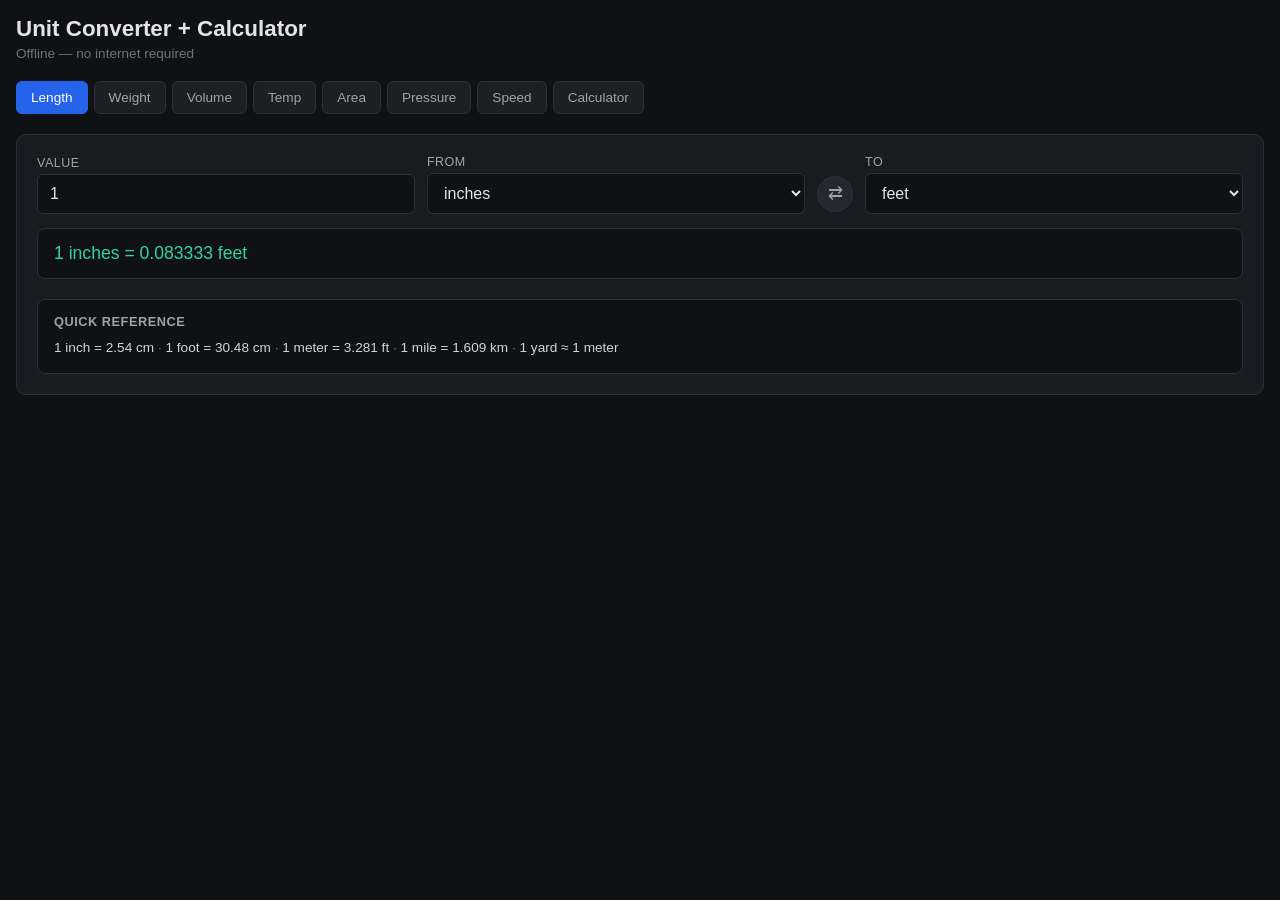
<file: ui/unit-converter.html>
<!DOCTYPE html>
<html lang="en">
<head>
<meta charset="UTF-8">
<meta name="viewport" content="width=device-width, initial-scale=1.0">
<title>Unit Converter — SurvivalAI</title>
<style>
*{margin:0;padding:0;box-sizing:border-box}
body{font-family:-apple-system,BlinkMacSystemFont,'Segoe UI',Roboto,sans-serif;background:#0f1115;color:#d4d4d8;min-height:100vh;padding:16px}
h1{font-size:1.4em;color:#e4e4e7;margin-bottom:4px}
.subtitle{color:#71717a;font-size:.85em;margin-bottom:20px}
.tabs{display:flex;flex-wrap:wrap;gap:6px;margin-bottom:20px}
.tab{padding:8px 14px;background:#1e1f26;border:1px solid #2e2f3a;border-radius:6px;color:#a1a1aa;cursor:pointer;font-size:.85em;transition:all .15s}
.tab:hover{background:#27282f;color:#d4d4d8}
.tab.active{background:#2563eb;border-color:#2563eb;color:#fff}
.converter{display:none;background:#1a1b22;border:1px solid #2e2f3a;border-radius:10px;padding:20px}
.converter.active{display:block}
.row{display:flex;gap:12px;align-items:center;margin-bottom:14px;flex-wrap:wrap}
.field{flex:1;min-width:140px}
.field label{display:block;color:#a1a1aa;font-size:.78em;margin-bottom:4px;text-transform:uppercase;letter-spacing:.5px}
.field input,.field select{width:100%;padding:10px 12px;background:#0f1115;border:1px solid #2e2f3a;border-radius:6px;color:#e4e4e7;font-size:1em;outline:none}
.field input:focus,.field select:focus{border-color:#2563eb}
.swap-btn{background:#27282f;border:1px solid #2e2f3a;border-radius:50%;width:36px;height:36px;cursor:pointer;color:#a1a1aa;font-size:1.1em;display:flex;align-items:center;justify-content:center;flex-shrink:0;margin-top:18px;transition:all .15s}
.swap-btn:hover{background:#2563eb;color:#fff;border-color:#2563eb}
.result{background:#0f1115;border:1px solid #2e2f3a;border-radius:8px;padding:14px 16px;margin-top:10px;font-size:1.1em;color:#34d399;min-height:48px;display:flex;align-items:center}
.calc-section{margin-top:24px}
.calc-display{width:100%;padding:16px;background:#0f1115;border:1px solid #2e2f3a;border-radius:8px;color:#e4e4e7;font-size:1.5em;text-align:right;margin-bottom:10px;min-height:56px;font-family:'Courier New',monospace}
.calc-grid{display:grid;grid-template-columns:repeat(4,1fr);gap:6px}
.calc-btn{padding:14px;background:#1e1f26;border:1px solid #2e2f3a;border-radius:6px;color:#d4d4d8;font-size:1.1em;cursor:pointer;transition:all .1s}
.calc-btn:hover{background:#27282f}
.calc-btn:active{background:#2563eb;color:#fff}
.calc-btn.op{background:#27282f;color:#60a5fa}
.calc-btn.eq{background:#2563eb;color:#fff}
.calc-btn.eq:hover{background:#1d4ed8}
.calc-btn.clear{color:#f87171}
.quick-ref{margin-top:20px;background:#0f1115;border:1px solid #2e2f3a;border-radius:8px;padding:14px 16px}
.quick-ref h3{color:#a1a1aa;font-size:.8em;text-transform:uppercase;letter-spacing:.5px;margin-bottom:8px}
.quick-ref p{color:#71717a;font-size:.85em;line-height:1.6}
.quick-ref span{color:#d4d4d8}
</style>
</head>
<body>
<h1>Unit Converter + Calculator</h1>
<p class="subtitle">Offline — no internet required</p>

<div class="tabs">
<div class="tab active" onclick="showTab('length')">Length</div>
<div class="tab" onclick="showTab('weight')">Weight</div>
<div class="tab" onclick="showTab('volume')">Volume</div>
<div class="tab" onclick="showTab('temp')">Temp</div>
<div class="tab" onclick="showTab('area')">Area</div>
<div class="tab" onclick="showTab('pressure')">Pressure</div>
<div class="tab" onclick="showTab('speed')">Speed</div>
<div class="tab" onclick="showTab('calc')">Calculator</div>
</div>

<div id="conv-length" class="converter active"></div>
<div id="conv-weight" class="converter"></div>
<div id="conv-volume" class="converter"></div>
<div id="conv-temp" class="converter"></div>
<div id="conv-area" class="converter"></div>
<div id="conv-pressure" class="converter"></div>
<div id="conv-speed" class="converter"></div>
<div id="conv-calc" class="converter"></div>

<script>
const units = {
  length: {
    units: ['inches','feet','yards','miles','millimeters','centimeters','meters','kilometers'],
    toBase: [25.4, 304.8, 914.4, 1609344, 1, 10, 1000, 1000000], // all to mm
    quick: '1 inch = 2.54 cm · 1 foot = 30.48 cm · 1 meter = 3.281 ft · 1 mile = 1.609 km · 1 yard ≈ 1 meter'
  },
  weight: {
    units: ['ounces','pounds','tons (US)','grams','kilograms','metric tonnes'],
    toBase: [28.3495, 453.592, 907185, 1, 1000, 1000000], // all to grams
    quick: '1 oz = 28.35 g · 1 lb = 0.454 kg · 1 kg = 2.205 lbs · 100 lbs ≈ 45 kg'
  },
  volume: {
    units: ['teaspoons','tablespoons','fluid ounces','cups','pints','quarts','gallons','milliliters','liters'],
    toBase: [4.929, 14.787, 29.574, 236.588, 473.176, 946.353, 3785.41, 1, 1000], // all to ml
    quick: '1 tsp = 5 ml · 1 tbsp = 15 ml · 1 cup = 240 ml · 1 gallon = 3.785 L · 3 tsp = 1 tbsp · 16 tbsp = 1 cup'
  },
  area: {
    units: ['sq inches','sq feet','sq yards','acres','sq centimeters','sq meters','hectares'],
    toBase: [6.4516, 929.03, 8361.27, 40468564.2, 1, 10000, 100000000], // all to sq cm
    quick: '1 acre = 43,560 sq ft ≈ 200×200 ft · 1 hectare = 2.471 acres · 1 sq meter = 10.76 sq ft'
  },
  pressure: {
    units: ['PSI','atmospheres','bar','kPa','ft of water head'],
    toBase: [6.89476, 101.325, 100, 1, 2.989], // all to kPa
    quick: '1 atm = 14.7 PSI = 101.3 kPa · 1 ft water head = 0.43 PSI · Standard tire: 32-35 PSI'
  },
  speed: {
    units: ['mph','km/h','knots','m/s','ft/s'],
    toBase: [0.44704, 0.27778, 0.51444, 1, 0.3048], // all to m/s
    quick: '1 mph = 1.609 km/h · 1 knot = 1.151 mph · Walking: ~3 mph · Sound: ~767 mph'
  }
};

function buildConverter(cat) {
  const c = units[cat];
  const div = document.getElementById('conv-' + cat);
  div.innerHTML = `
    <div class="row">
      <div class="field"><label>Value</label><input type="number" id="${cat}-val" value="1" oninput="convert('${cat}')"></div>
      <div class="field"><label>From</label><select id="${cat}-from" onchange="convert('${cat}')">${c.units.map((u,i) => `<option value="${i}">${u}</option>`).join('')}</select></div>
      <button class="swap-btn" onclick="swapUnits('${cat}')" title="Swap">⇄</button>
      <div class="field"><label>To</label><select id="${cat}-to" onchange="convert('${cat}')">${c.units.map((u,i) => `<option value="${i}"${i===1?' selected':''}>${u}</option>`).join('')}</select></div>
    </div>
    <div class="result" id="${cat}-result"></div>
    <div class="quick-ref"><h3>Quick Reference</h3><p>${c.quick.split('·').map(s=>`<span>${s.trim()}</span>`).join(' · ')}</p></div>
  `;
  convert(cat);
}

function convert(cat) {
  const c = units[cat];
  const val = parseFloat(document.getElementById(cat+'-val').value) || 0;
  const from = parseInt(document.getElementById(cat+'-from').value);
  const to = parseInt(document.getElementById(cat+'-to').value);
  const base = val * c.toBase[from];
  const result = base / c.toBase[to];
  const fmt = result < 0.01 ? result.toExponential(4) : (Number.isInteger(result) ? result : result.toFixed(6).replace(/\.?0+$/,''));
  document.getElementById(cat+'-result').textContent = `${val} ${c.units[from]} = ${fmt} ${c.units[to]}`;
}

function swapUnits(cat) {
  const f = document.getElementById(cat+'-from');
  const t = document.getElementById(cat+'-to');
  [f.value, t.value] = [t.value, f.value];
  convert(cat);
}

// Temperature is special
function buildTemp() {
  const div = document.getElementById('conv-temp');
  div.innerHTML = `
    <div class="row">
      <div class="field"><label>Value</label><input type="number" id="temp-val" value="72" oninput="convertTemp()"></div>
      <div class="field"><label>From</label><select id="temp-from" onchange="convertTemp()"><option value="F">Fahrenheit (°F)</option><option value="C">Celsius (°C)</option><option value="K">Kelvin (K)</option></select></div>
      <button class="swap-btn" onclick="swapTemp()" title="Swap">⇄</button>
      <div class="field"><label>To</label><select id="temp-to" onchange="convertTemp()"><option value="C">Celsius (°C)</option><option value="F">Fahrenheit (°F)</option><option value="K">Kelvin (K)</option></select></div>
    </div>
    <div class="result" id="temp-result"></div>
    <div class="quick-ref"><h3>Key Temperatures</h3><p>
      <span>32°F = 0°C Water freezes</span> · <span>98.6°F = 37°C Body temp</span> · <span>212°F = 100°C Water boils</span> · <span>165°F = 74°C Safe poultry temp</span> · <span>-40°F = -40°C They match here</span>
    </p></div>
  `;
  convertTemp();
}

function convertTemp() {
  const val = parseFloat(document.getElementById('temp-val').value) || 0;
  const from = document.getElementById('temp-from').value;
  const to = document.getElementById('temp-to').value;
  let c;
  if (from === 'F') c = (val - 32) * 5/9;
  else if (from === 'K') c = val - 273.15;
  else c = val;
  let result;
  if (to === 'F') result = c * 9/5 + 32;
  else if (to === 'K') result = c + 273.15;
  else result = c;
  const labels = {F:'°F',C:'°C',K:'K'};
  const fmt = Number.isInteger(result) ? result : result.toFixed(2).replace(/\.?0+$/,'');
  document.getElementById('temp-result').textContent = `${val}${labels[from]} = ${fmt}${labels[to]}`;
}

function swapTemp() {
  const f = document.getElementById('temp-from');
  const t = document.getElementById('temp-to');
  [f.value, t.value] = [t.value, f.value];
  convertTemp();
}

// Calculator
function buildCalc() {
  const div = document.getElementById('conv-calc');
  div.innerHTML = `
    <div class="calc-display" id="calc-display">0</div>
    <div class="calc-grid">
      <button class="calc-btn clear" onclick="calcClear()">C</button>
      <button class="calc-btn op" onclick="calcOp('(')">(</button>
      <button class="calc-btn op" onclick="calcOp(')')">)</button>
      <button class="calc-btn op" onclick="calcOp('/')">÷</button>
      <button class="calc-btn" onclick="calcNum('7')">7</button>
      <button class="calc-btn" onclick="calcNum('8')">8</button>
      <button class="calc-btn" onclick="calcNum('9')">9</button>
      <button class="calc-btn op" onclick="calcOp('*')">×</button>
      <button class="calc-btn" onclick="calcNum('4')">4</button>
      <button class="calc-btn" onclick="calcNum('5')">5</button>
      <button class="calc-btn" onclick="calcNum('6')">6</button>
      <button class="calc-btn op" onclick="calcOp('-')">−</button>
      <button class="calc-btn" onclick="calcNum('1')">1</button>
      <button class="calc-btn" onclick="calcNum('2')">2</button>
      <button class="calc-btn" onclick="calcNum('3')">3</button>
      <button class="calc-btn op" onclick="calcOp('+')">+</button>
      <button class="calc-btn" onclick="calcNum('0')">0</button>
      <button class="calc-btn" onclick="calcNum('.')">.</button>
      <button class="calc-btn" onclick="calcBack()">⌫</button>
      <button class="calc-btn eq" onclick="calcEval()">=</button>
    </div>
    <div class="quick-ref" style="margin-top:14px"><h3>Useful Constants</h3><p>
      <span>π = 3.14159</span> · <span>1 gal water = 8.34 lbs</span> · <span>1 cu ft water = 7.48 gal</span> · <span>1 cord wood = 128 cu ft</span> · <span>1 lb body fat = 3,500 cal</span>
    </p></div>
  `;
}

let calcExpr = '';
function calcNum(n) { calcExpr += n; document.getElementById('calc-display').textContent = calcExpr; }
function calcOp(o) { calcExpr += o; document.getElementById('calc-display').textContent = calcExpr; }
function calcClear() { calcExpr = ''; document.getElementById('calc-display').textContent = '0'; }
function calcBack() { calcExpr = calcExpr.slice(0,-1); document.getElementById('calc-display').textContent = calcExpr || '0'; }
function calcEval() {
  try {
    const r = Function('"use strict"; return (' + calcExpr + ')')();
    document.getElementById('calc-display').textContent = r;
    calcExpr = String(r);
  } catch(e) { document.getElementById('calc-display').textContent = 'Error'; calcExpr = ''; }
}

function showTab(cat) {
  document.querySelectorAll('.tab').forEach(t => t.classList.remove('active'));
  document.querySelectorAll('.converter').forEach(c => c.classList.remove('active'));
  event.target.classList.add('active');
  document.getElementById('conv-'+cat).classList.add('active');
}

// Init
['length','weight','volume','area','pressure','speed'].forEach(buildConverter);
buildTemp();
buildCalc();
</script>
</body>
</html>
</file>
